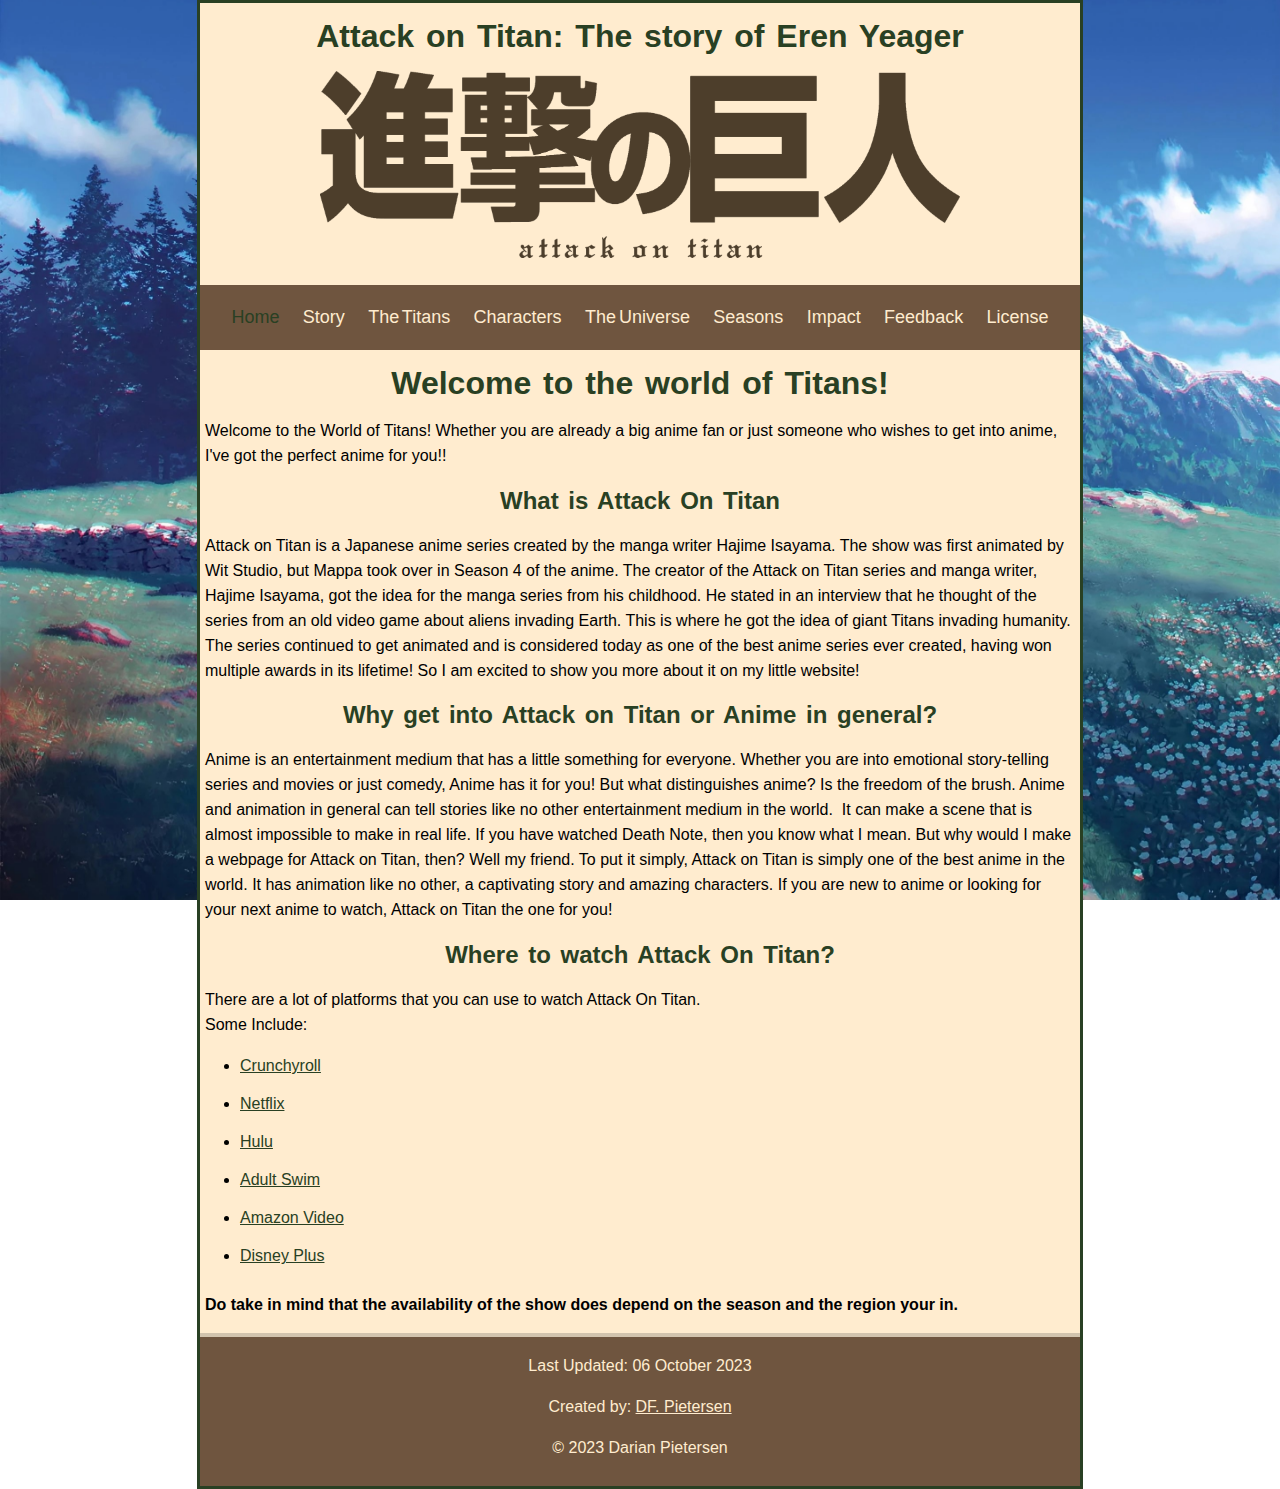
<file: index.html>
<!-- DF. Pietersen(2023822600)-->
<!-- CSIS1664 (2023) Website Project-->
<!-- Filename: index.html -->
<!DOCTYPE html>
<html lang="en">
	<head>
		<meta charset="utf-8">
		<title>Attack On Titan Fan Website</title>
		<link rel="stylesheet" href="styles/normalize.css">
		<link rel="stylesheet" href="styles/styles.css">
	</head>
	
	<body>
		<div id="container">
			<header>
				<h1>Attack on Titan: The story of Eren Yeager</h1>
				<img src="images/Logo/Aot.png" height="187" width="640" alt="Attack on Titan Logo">
			</header>
			
			<nav>
				<a href="index.html" class="current">Home</a>&nbsp;&nbsp;
				<a href="story.html">Story</a>&nbsp;&nbsp;
				<a href="titans.html">The Titans</a>&nbsp;&nbsp;
				<a href="characters.html">Characters</a>&nbsp;&nbsp;
				<a href="universe.html">The Universe</a>&nbsp;&nbsp;
				<a href="seasons.html">Seasons</a>&nbsp;&nbsp;
				<a href="impact.html">Impact</a>&nbsp;&nbsp;
				<a href="feedback.html">Feedback</a>&nbsp;&nbsp;
				<a href="license.html">License</a>
			</nav>
			
			<main>
				<h1>Welcome to the world of Titans!</h1>
				<p>
					Welcome to the World of Titans! Whether you are already a big anime fan or just someone who wishes to get into anime, I've got the perfect anime for you!!
				</p>
				<h2>What is Attack On Titan</h2>
				<p>
					Attack on Titan is a Japanese anime series created by the manga writer Hajime Isayama. 
					The show was first animated by Wit Studio, but Mappa took over in Season 4 of the anime.
					The creator of the Attack on Titan series and manga writer, Hajime Isayama, got the idea for the manga series from his childhood.
					He stated in an interview that he thought of the series from an old video game about aliens invading Earth. 
					This is where he got the idea of giant Titans invading humanity. 
					The series continued to get animated and is considered today as one of the best anime series ever created, having won multiple awards in its lifetime! 
					So I am excited to show you more about it on my little website!
				</p>
				<h2>Why get into Attack on Titan or Anime in general?</h2>
				<p>
					Anime is an entertainment medium that has a little something for everyone. 
					Whether you are into emotional story-telling series and movies or just comedy, Anime has it for you! But what distinguishes anime? 
					Is the freedom of the brush. 
					Anime and animation in general can tell stories like no other entertainment medium in the world. 
					It can make a scene that is almost impossible to make in real life. 
					If you have watched Death Note, then you know what I mean. But why would I make a webpage for Attack on Titan, then?
					Well my friend. To put it simply, Attack on Titan is simply one of the best anime in the world. 
					It has animation like no other, a captivating story and amazing characters.
					If you are new to anime or looking for your next anime to watch, Attack on Titan the one for you!
				</p>
				<h2>Where to watch Attack On Titan?</h2>
				<p>There are a lot of platforms that you can use to watch Attack On Titan. <br> Some Include:</p>
				<ul id="ListOfLinks">
					<li><a href="https://www.crunchyroll.com" target="_blank">Crunchyroll</a></li>
					<li><a href="https://www.netflix.com/za" target="_blank">Netflix</a></li>
					<li><a href="https://www.hulu.com" target="_blank">Hulu</a</li>
					<li><a href="https://www.adultswim.com" target="_blank">Adult Swim</a></li>
					<li><a href="https://www.primevideo.com/" target="_blank">Amazon Video</a></li>
					<li><a href="https://www.apps.disneyplus.com" target="_blank">Disney Plus</a></li>
				</ul>
				<p>
					<strong>Do take in mind that the availability of the show does depend on the season and the region your in.</strong>
				</p>
			</main>
			
			<footer>
				<hr>
				<p>Last Updated: 06 October 2023</p>
				<p>Created by: <a href="../myindex.html">DF. Pietersen</a>
				<p>&copy; 2023 Darian Pietersen</p> 
			</footer>
		</div>
	</body>
</html>
</file>
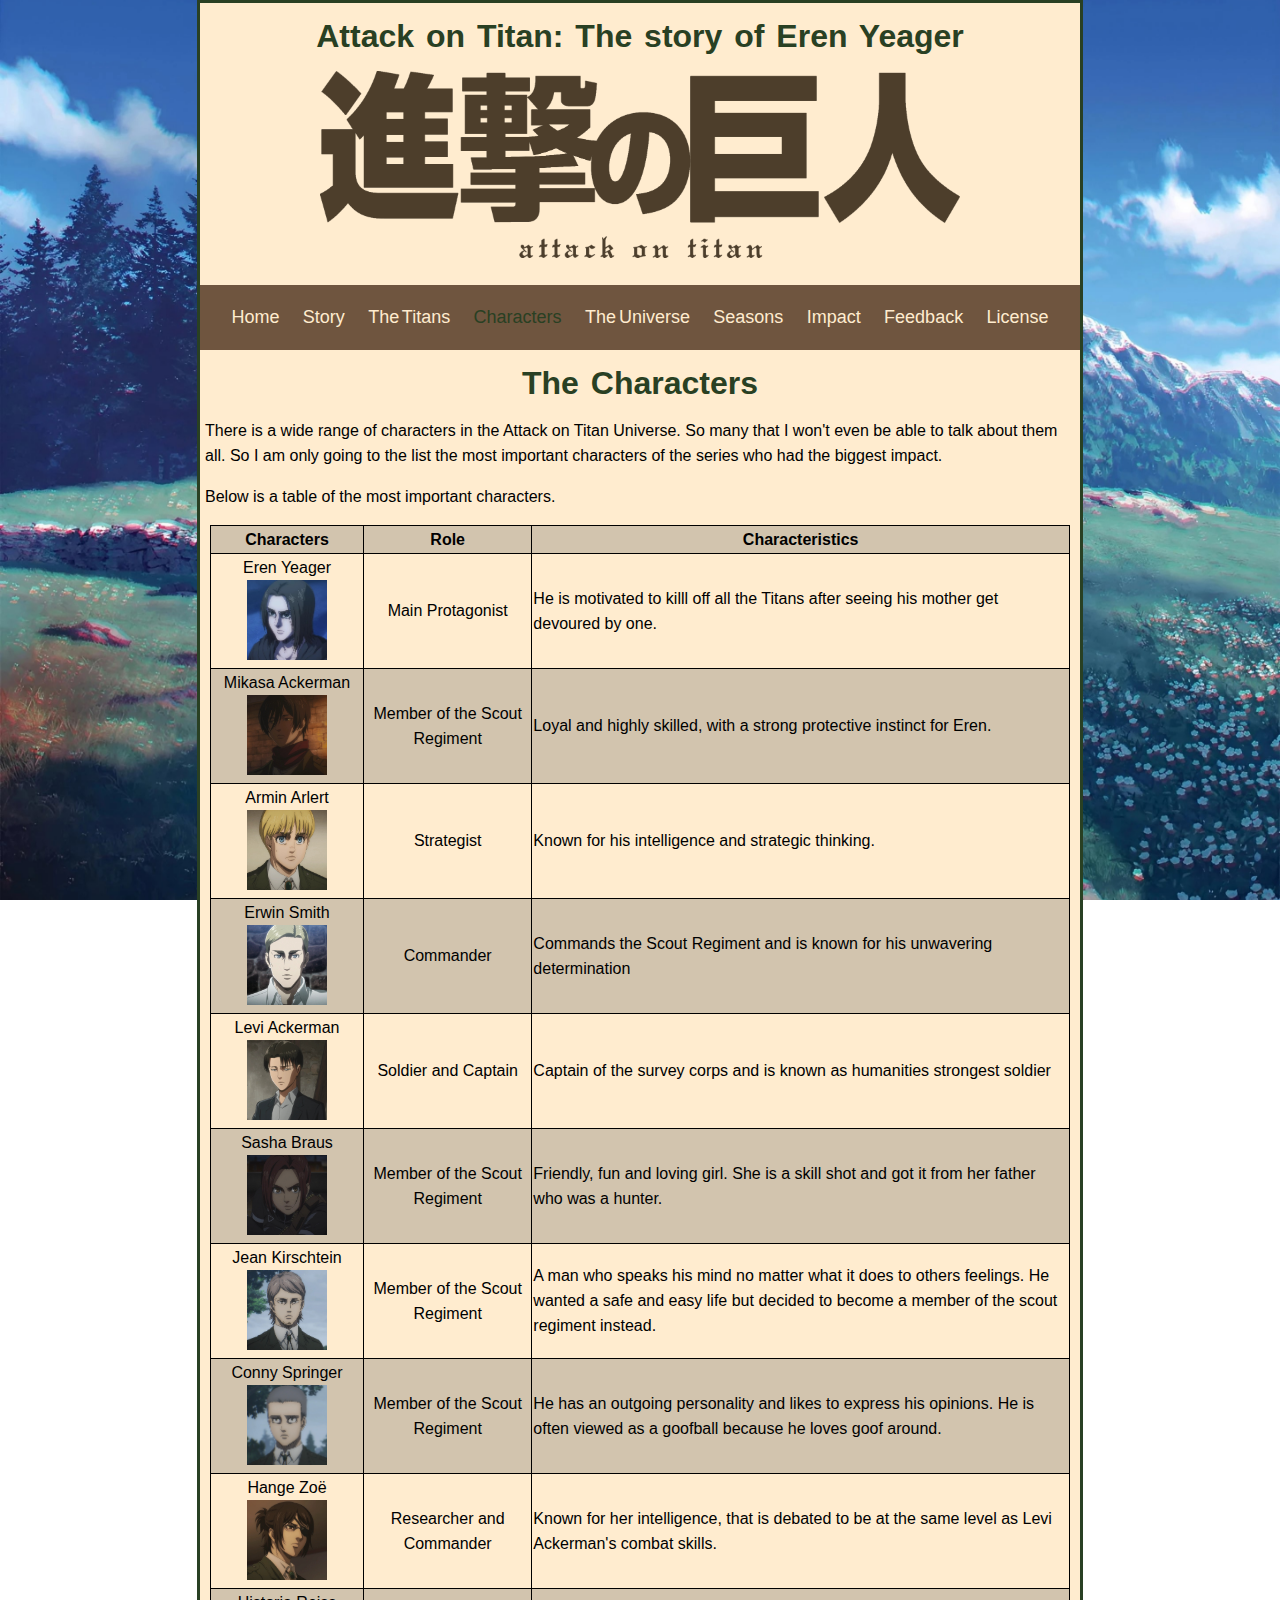
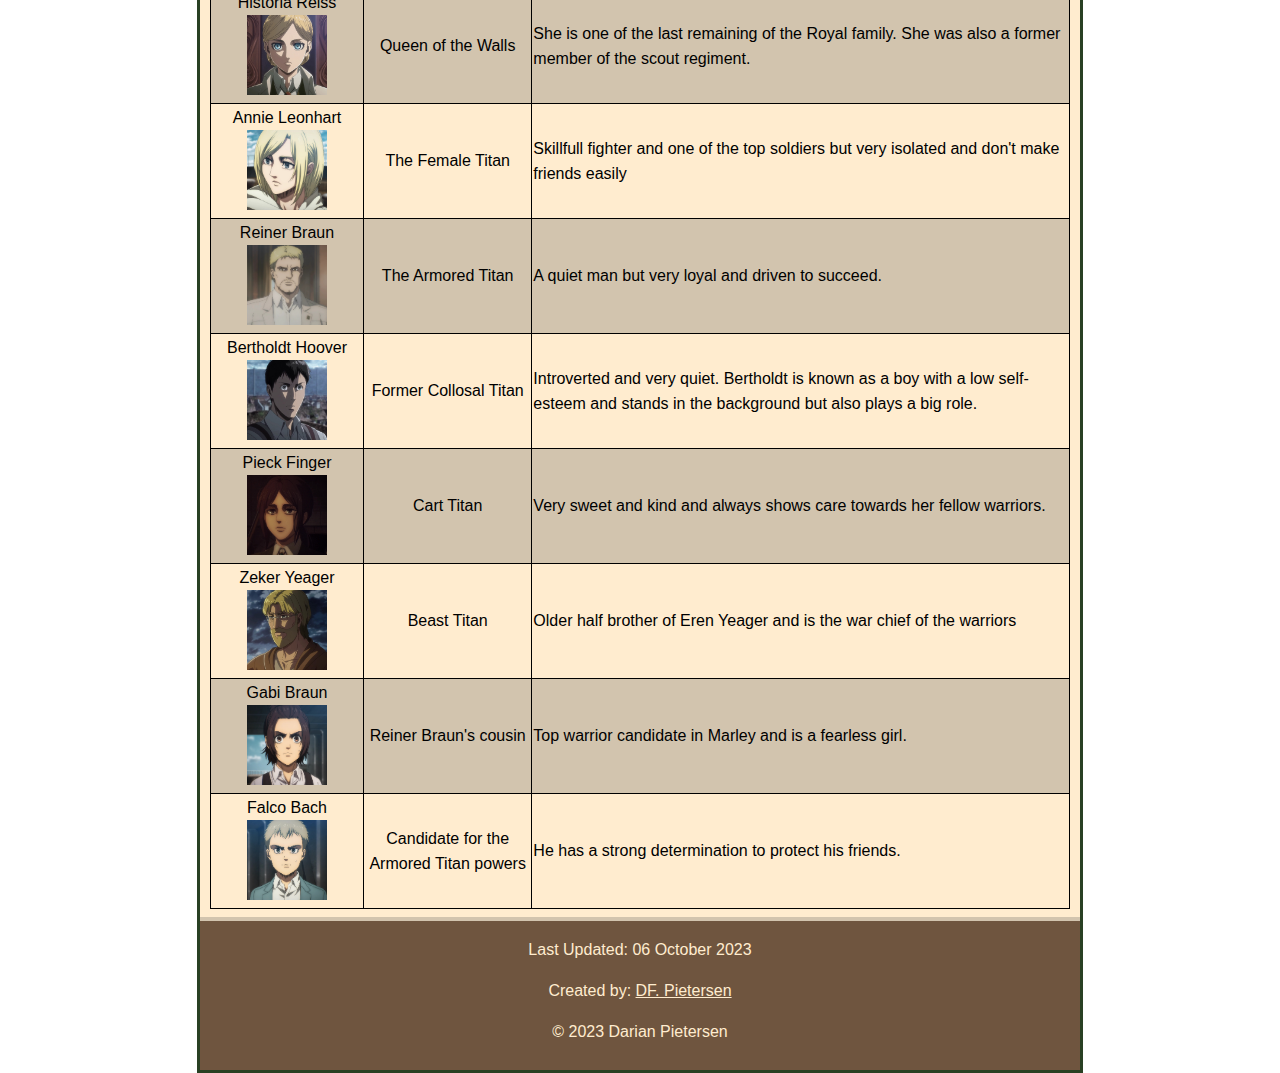
<file: characters.html>
<!-- DF. Pietersen(2023822600)-->
<!-- CSIS1664 (2023) Website Project-->
<!-- Filename: characters.html -->
<!DOCTYPE html>
<html lang="en">
	<head>
		<meta charset="utf-8">
		<title>Attack On Titan: Characters</title>
		<link rel="stylesheet" href="styles/normalize.css">
		<link rel="stylesheet" href="styles/styles.css">
	</head>
	
	<body>
		<div id="container">
			<header>
				<h1>Attack on Titan: The story of Eren Yeager</h1>
				<img src="images/Logo/Aot.png" height="187" width="640" alt="Attack on Titan Logo">
			</header>
				
			<nav>
				<a href="index.html">Home</a>&nbsp;&nbsp;
				<a href="story.html">Story</a>&nbsp;&nbsp;
				<a href="titans.html">The Titans</a>&nbsp;&nbsp;
				<a href="characters.html" class="current">Characters</a>&nbsp;&nbsp;
				<a href="universe.html">The Universe</a>&nbsp;&nbsp;
				<a href="seasons.html">Seasons</a>&nbsp;&nbsp;
				<a href="impact.html">Impact</a>&nbsp;&nbsp;
				<a href="feedback.html">Feedback</a>&nbsp;&nbsp;
				<a href="license.html">License</a>
			</nav>
			
			<main>
				<!-- Brief introduction of how the table is formatted and what is in the table -->
				<h1>The Characters</h1>
				<p>
					There is a wide range of characters in the Attack on Titan Universe. So many that I won't even be able to talk about them all. So I am only 
					going to the list the most important characters of the series who had the biggest impact.
				</p>
				<p>
					Below is a table of the most important characters.
				</p>
				
				<!-- Table for the characters -->
				<table id="CharactersTable">	
					<tr>
						<th>Characters</th>
						<th>Role</th>
						<th>Characteristics</th>
					</tr>
					
					<tr>
						<td>Eren Yeager <br><img src="images/Characters/Eren_Yeager.jpeg" alt="Photo Of Eren Yeager" width="80px" height="80px;"></td>
						<td>Main Protagonist</td>
						<td>He is motivated to killl off all the Titans after seeing his mother get devoured by one.</td>
					</tr>
					
					<tr>
						<td>Mikasa Ackerman <br><img src="images/Characters/Mikasa_Ackerman.jpeg" alt="Photo Of Mikasa Ackerman" width="80px" height="80px;"></td>
						<td>Member of the Scout Regiment</td>
						<td>Loyal and highly skilled, with a strong protective instinct for Eren.</td>
					</tr>
					
					<tr>
						<td>Armin Arlert<br><img src="images/Characters/Armin_Alert.jpeg" alt="Photo Of Armin Arlert" width="80px" height="80px;"></td>
						<td>Strategist</td>
						<td>Known for his intelligence and strategic thinking.</td>
					</tr>
					
					<tr>
						<td>Erwin Smith<br><img src="images/Characters/Erwin_Smith.jpeg" alt="Photo Of Erwin Smith" width="80px" height="80px;"></td>
						<td>Commander</td>
						<td>Commands the Scout Regiment and is known for his unwavering determination</td>
					</tr>
					
					<tr>
						<td>Levi Ackerman<br><img src="images/Characters/Levi_Ackerman.jpeg" alt="Photo Of Levi Ackerman" width="80px" height="80px;"></td>
						<td>Soldier and Captain</td>
						<td>Captain of the survey corps and is known as humanities strongest soldier</td>
					</tr>
					<tr>
						<td>Sasha Braus<br><img src="images/Characters/Sasha_Brauss.jpeg" alt="Photo Of Sasha Braus" width="80px" height="80px;"></td>
						<td>Member of the Scout Regiment</td>
						<td>Friendly, fun and loving girl. She is a skill shot and got it from her father who was a hunter.</td>
					</tr>
					
					<tr>
						<td>Jean Kirschtein<br><img src="images/Characters/Jean_Kirschtein.jpeg" alt="Photo Of Sasha Braus" width="80px" height="80px;"></td>
						<td>Member of the Scout Regiment</td>
						<td>
							A man who speaks his mind no matter what it does to others feelings. He wanted a safe and easy life but decided to become a member
							of the scout regiment instead.
						</td>
					</tr>
					
					<tr>
						<td>Conny Springer<br><img src="images/Characters/Conny_Springer.jpeg" alt="Photo Of Sasha Braus" width="80px" height="80px;"></td>
						<td>Member of the Scout Regiment</td>
						<td>
							He has an outgoing personality and likes to express his opinions. 
							He is often viewed as a goofball because he loves goof around.
						</td>
					</tr>
					
					<tr>
						<td>Hange Zoë <br><img src="images/Characters/Hange_Zoe.jpeg" alt="Photo Of Hange Zoë" width="80px" height="80px;"></td>
						<td>Researcher and Commander</td>
						<td>Known for her intelligence, that is debated to be at the same level as Levi Ackerman's combat skills.</td>
					</tr>
					
					<tr>
						<td>Historia Reiss <br><img src="images/Characters/Historia_Reiss.jpeg" alt="Photo Of Historia Reiss" width="80px" height="80px;"></td>
						<td>Queen of the Walls</td>
						<td>She is one of the last remaining of the Royal family. She was also a former member of the scout regiment.</td>
					</tr>
					
					<tr>
						<td>Annie Leonhart <br><img src="images/Characters/Annie_Leonhart.jpeg" alt="Photo Of Annie Leonhart" width="80px" height="80px;"></td>
						<td>The Female Titan</td>
						<td>Skillfull fighter and one of the top soldiers but very isolated and don't make friends easily</td>
					</tr>
					
					<tr>
						<td>Reiner Braun <br><img src="images/Characters/Reiner_Braun.jpeg" alt="Photo of Reiner Braun" width="80px" height="80px;"></td>
						<td>The Armored Titan</td>
						<td>A quiet man but very loyal and driven to succeed.</td>
					</tr>
					
					<tr>
						<td>Bertholdt Hoover<br><img src="images/Characters/Bertholdt_Hoover.jpeg" alt="Photo of Bertholdt Hoover" width="80px" height="80px;"></td>
						<td>Former Collosal Titan</td>
						<td>Introverted and very quiet. Bertholdt is known as a boy with a low self-esteem and stands in the background but also plays a big role.</td>
					</tr>
					
					<tr>
						<td>Pieck Finger<br><img src="images/Characters/Pieck.jpeg" alt="Photo of Pieck Finger" width="80px" height="80px;"></td>
						<td>Cart Titan</td>
						<td>Very sweet and kind and always shows care towards her fellow warriors.</td>
					</tr>
					
					<tr>
						<td>Zeker Yeager<br><img src="images/Characters/Zeke_Yeager.jpeg" alt="Photo of Bertholdt Hoover" width="80px" height="80px;"></td>
						<td>Beast Titan</td>
						<td>Older half brother of Eren Yeager and is the war chief of the warriors</td>
					</tr>
					
					<tr>
						<td>Gabi Braun<br><img src="images/Characters/Gabi.jpeg" alt="Photo of Gabi Braun" width="80px" height="80px;"></td>
						<td>Reiner Braun's cousin</td>
						<td>Top warrior candidate in Marley and is a fearless girl.</td>
					</tr>
					
					<tr>
						<td>Falco Bach<br><img src="images/Characters/Falco.jpeg" alt="Photo of Falco Bach" width="80px" height="80px;"></td>
						<td>Candidate for the Armored Titan powers</td>
						<td>He has a strong determination to protect his friends.</td>
					</tr>
				</table>
			</main>
			
			<footer>
				<hr>
				<p>Last Updated: 06 October 2023</p>
				<p>Created by: <a href="../myindex.html">DF. Pietersen</a>
				<p>&copy; 2023 Darian Pietersen</p> 
			</footer>
		</div>
	</body>
</html>
</file>
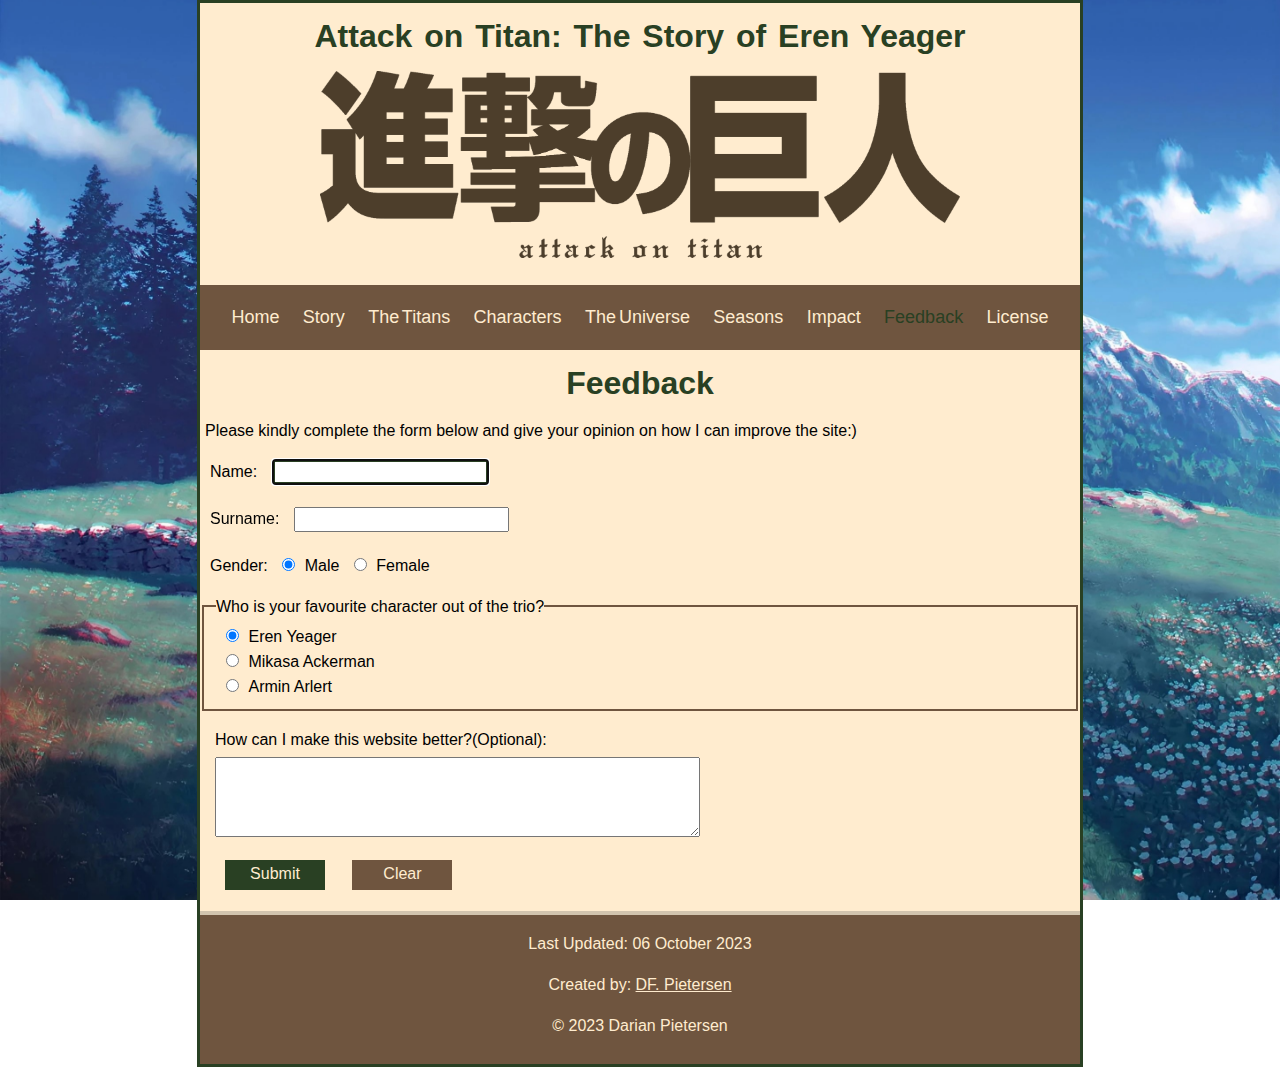
<file: feedback.html>
<!-- DF. Pietersen(2023822600)-->
<!-- CSIS1664 (2023) Website Project-->
<!-- Filename: reviews.html -->
<!DOCTYPE html>
<html lang="en">
	<head>
		<meta charset="utf-8">
		<title>Attack: Feedback</title>
		<link rel="stylesheet" href="styles/normalize.css">
		<link rel="stylesheet" href="styles/styles.css">
	</head>
	
	<body>
		<div id="container">
			<header>
				<h1>Attack on Titan: The Story of Eren Yeager</h1>
				<img src="images/Logo/Aot.png" height="187" width="640" alt="Attack on Titan Logo">
			</header>
				
			<nav>
				<a href="index.html">Home</a>&nbsp;&nbsp;
				<a href="story.html">Story</a>&nbsp;&nbsp;
				<a href="titans.html">The Titans</a>&nbsp;&nbsp;
				<a href="characters.html">Characters</a>&nbsp;&nbsp;
				<a href="universe.html">The Universe</a>&nbsp;&nbsp;
				<a href="seasons.html">Seasons</a>&nbsp;&nbsp;
				<a href="impact.html">Impact</a>&nbsp;&nbsp;
				<a href="feedback.html" class="current">Feedback</a>&nbsp;&nbsp;
				<a href="license.html">License</a>
			</nav>
			
			<main>
				<h1>Feedback</h1>
				<p>
					Please kindly complete the form below and give your opinion on how I can improve the site:)
				</p>
				<form action="respond.html">
					<p>
						<label for="name" id="NameLabel">Name: </label>
						<input type="text" id="name" name="Name" autofocus required>
					</p>
					<!--Remember to add names-->
					<p>
						<label for="surname" id="SurnameLabel">Surname: </label>
						<input type="text" id="surname" name="Surname" required>
					</p>
					
					<p>
						<label>Gender: </label>
						<input type="radio" name="gender" id="male" checked>
						<label for="male">Male</label> 
						<input type="radio" name="gender" id="female">
						<label for="female">Female</label> 
					</p>

					<p>
						<fieldset>
							<legend>Who is your favourite character out of the trio?</legend>
							<input type="radio" name="character" id="eren" checked>
							<label for="eren">Eren Yeager</label> <br>
							<input type="radio" name="character" id="mikasa">
							<label for="mikasa">Mikasa Ackerman</label> <br>
							<input type="radio" name="character" id="armin">
							<label for="armin">Armin Arlert</label>
						</fieldset>
					</p>
								
					<p>
						<label for="comments" id="commentsLabel">How can I make this website better?(Optional): </label><br>
						<textarea id="comments" rows="4" cols="50" name="Comments">
						</textarea>
					</p>
					
					<p>
						<input type="submit" id="submitForm" value="Submit" name="Submit">
						<input type="reset" id="resetForm" value="Clear" name="Resert">
					</p>
					
				</form>
			</main>
			
			<footer>
				<hr>
				<p>Last Updated: 06 October 2023</p>
				<p>Created by: <a href="../myindex.html">DF. Pietersen</a>
				<p>&copy; 2023 Darian Pietersen</p> 
			</footer>
		</div>
	</body>
</html>
</file>
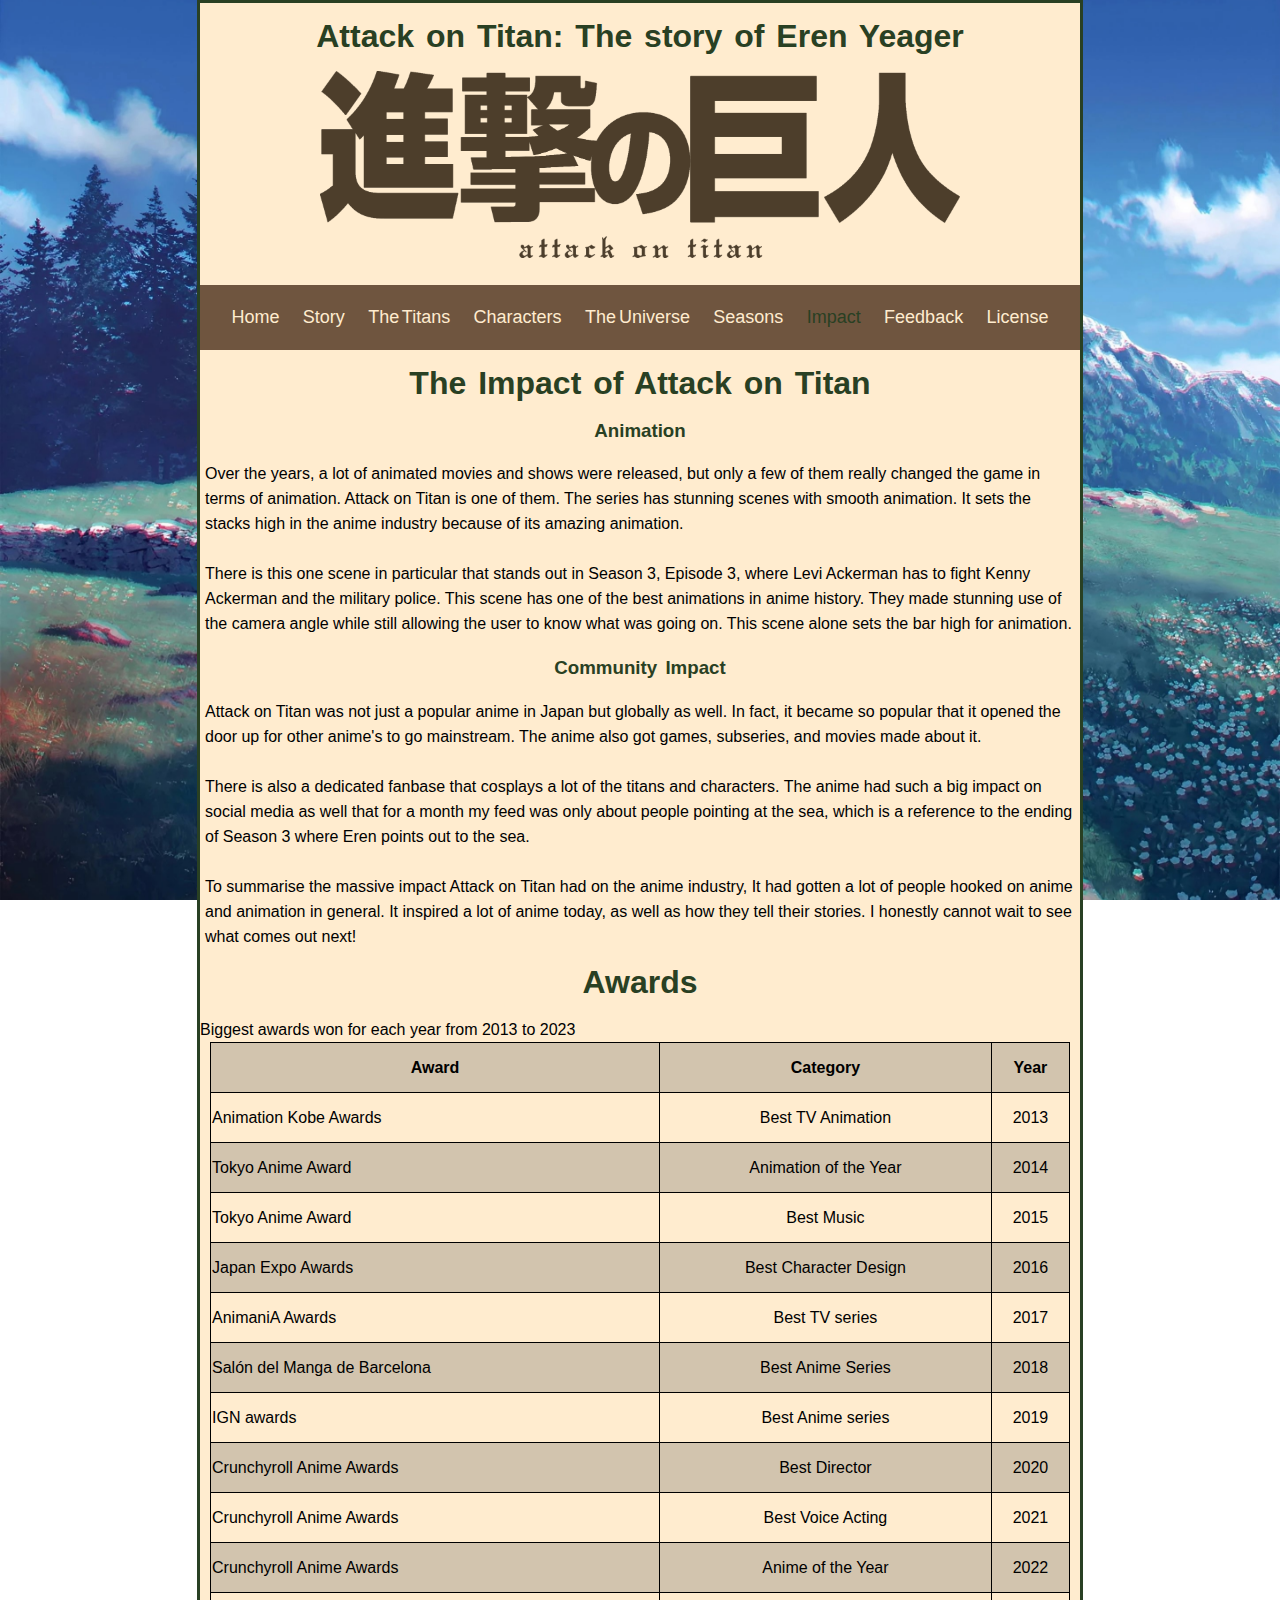
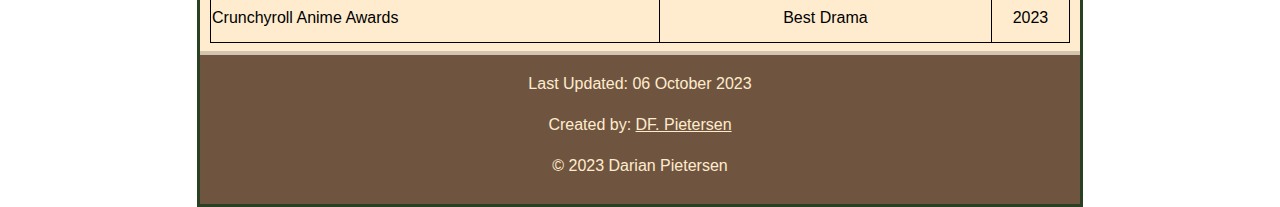
<file: impact.html>
<!-- DF. Pietersen(2023822600)-->
<!-- CSIS1664 (2023) Website Project-->
<!-- Filename: impact.html -->
<!DOCTYPE html>
<html lang="en">
	<head>
		<meta charset="utf-8">
		<title>Attack On Titan: Impact</title>
		<link rel="stylesheet" href="styles/normalize.css">
		<link rel="stylesheet" href="styles/styles.css">
	</head>
	
	<body>
		<div id="container">
			<header>
				<h1>Attack on Titan: The story of Eren Yeager</h1>
				<img src="images/Logo/Aot.png" height="187" width="640" alt="Attack on Titan Logo">
			</header>
				
			<nav>
				<a href="index.html">Home</a>&nbsp;&nbsp;
				<a href="story.html">Story</a>&nbsp;&nbsp;
				<a href="titans.html">The Titans</a>&nbsp;&nbsp;
				<a href="characters.html">Characters</a>&nbsp;&nbsp;
				<a href="universe.html">The Universe</a>&nbsp;&nbsp;
				<a href="seasons.html">Seasons</a>&nbsp;&nbsp;
				<a href="impact.html" class="current">Impact</a>&nbsp;&nbsp;
				<a href="feedback.html">Feedback</a>&nbsp;&nbsp;
				<a href="license.html">License</a>
			</nav>
			
			<main>
				<!-- Just a brief description of the impact that attack on titan had -->
				<h1>The Impact of Attack on Titan</h1>
				<h3>Animation</h3>
				<p>
					Over the years, a lot of animated movies and shows were released, but only a few of them really changed the game in terms of animation. 
					Attack on Titan is one of them. The series has stunning scenes with smooth animation. 
					It sets the stacks high in the anime industry because of its amazing animation.
					<br><br>
					There is this one scene in particular that stands out in Season 3, Episode 3,
					where Levi Ackerman has to fight Kenny Ackerman and the military police. 
					This scene has one of the best animations in anime history.
					They made stunning use of the camera angle while still allowing the user to know what was going on. 
					This scene alone sets the bar high for animation.
				</p>
				<h3>Community Impact</h3>
				<p>
					Attack on Titan was not just a popular anime in Japan but globally as well. 
					In fact, it became so popular that it opened the door up for other anime's to go mainstream. 
					The anime also got games, subseries, and movies made about it.
					<br><br>
					There is also a dedicated fanbase that cosplays a lot of the titans and characters. 
					The anime had such a big impact on social media as well that for a month my feed was only about people pointing at the sea, 
					which is a reference to the ending of Season 3 where Eren points out to the sea.
					<br><br>
					To summarise the massive impact Attack on Titan had on the anime industry, 
					It had gotten a lot of people hooked on anime and animation in general. 
					It inspired a lot of anime today, as well as how they tell their stories.
					I honestly cannot wait to see what comes out next!
				</p>
				<h1>Awards</h1>
				<caption>Biggest awards won for each year from 2013 to 2023</caption>
				<!-- Table of the awards won by the show -->
				<table class="AwardsTable">	
					<tr>
						<th>Award</th>
						<th>Category</th>
						<th>Year</th>
					</tr>
					<tr>
						<td>Animation Kobe Awards</td>
						<td>Best TV Animation</td>
						<td>2013</td>
					</tr>
					<tr>
						<td>Tokyo Anime Award</td>
						<td>Animation of the Year</td>
						<td>2014</td>
					</tr>
					<tr>
						<td>Tokyo Anime Award</td>
						<td>Best Music</td>
						<td>2015</td>
					</tr>
					<tr>
						<td>Japan Expo Awards</td>
						<td>Best Character Design</td>
						<td>2016</td>
					</tr>
					<tr>
						<td>AnimaniA Awards</td>
						<td>Best TV series</td>
						<td>2017</td>
					</tr>
					<tr>
						<td>Salón del Manga de Barcelona</td>
						<td>Best Anime Series</td>
						<td>2018</td>
					</tr>
					<tr>
						<td>IGN awards</td>
						<td>Best Anime series</td>
						<td>2019</td>
					</tr>
					<tr>
						<td>Crunchyroll Anime Awards</td>
						<td>Best Director</td>
						<td>2020</td>
					</tr>
					<tr>
						<td>Crunchyroll Anime Awards</td>
						<td>Best Voice Acting</td>
						<td>2021</td>
					</tr>
					<tr>
						<td>Crunchyroll Anime Awards</td>
						<td>Anime of the Year</td>
						<td>2022</td>
					</tr>
					<tr>
						<td>Crunchyroll Anime Awards</td>
						<td>Best Drama</td>
						<td>2023</td>
					</tr>
				</table>
			</main>
			
			<footer>
				<hr>
				<p>Last Updated: 06 October 2023</p>
				<p>Created by: <a href="../myindex.html">DF. Pietersen</a>
				<p>&copy; 2023 Darian Pietersen</p> 
			</footer>
		</div>
	</body>
</html>
</file>
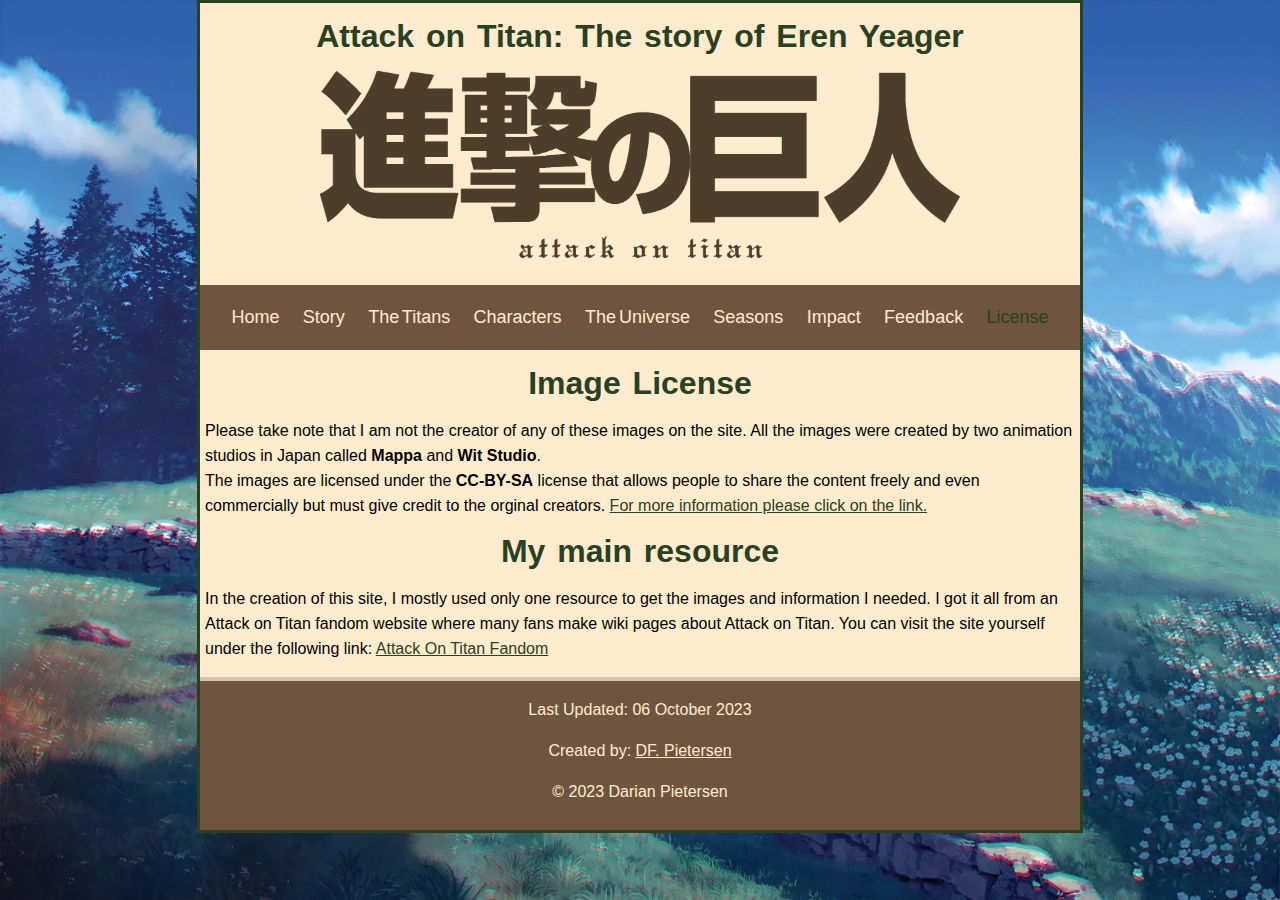
<file: license.html>
<!-- DF. Pietersen(2023822600)-->
<!-- CSIS1664 (2023) Website Project-->
<!-- Filename: policy.html -->
<!DOCTYPE html>
<html lang="en">
	<head>
		<meta charset="utf-8">
		<title>Attack On Titan: License</title>
		<link rel="stylesheet" href="styles/normalize.css">
		<link rel="stylesheet" href="styles/styles.css">
	</head>
	
	<body>
		<div id="container">
			<header>
				<h1>Attack on Titan: The story of Eren Yeager</h1>
				<img src="images/Logo/Aot.png" height="187" width="640" alt="Attack on Titan Logo">
			</header>
				
			<nav>
				<a href="index.html">Home</a>&nbsp;&nbsp;
				<a href="story.html">Story</a>&nbsp;&nbsp;
				<a href="titans.html">The Titans</a>&nbsp;&nbsp;
				<a href="characters.html">Characters</a>&nbsp;&nbsp;
				<a href="universe.html">The Universe</a>&nbsp;&nbsp;
				<a href="seasons.html">Seasons</a>&nbsp;&nbsp;
				<a href="impact.html">Impact</a>&nbsp;&nbsp;
				<a href="feedback.html">Feedback</a>&nbsp;&nbsp;
				<a href="license.html" class="current">License</a>
			</nav>
			
			<main>
				<h1>Image License</h1> 
				<p class="ImportantLinks">
					Please take note that I am not the creator of any of these images on the site. 
					All the images were created by two animation studios in Japan called <strong>Mappa</strong> and <strong>Wit Studio</strong>.
					<br> 
					The images are licensed under the <strong>CC-BY-SA</strong> license that allows 
					people to share the content freely and even commercially but must give credit to the
					orginal creators. <a href="https://creativecommons.org/licenses/by-sa/3.0/" target="_blank">For more information please click on the link.</a>
				</p>
				<h1>My main resource</h1>
				<p class="ImportantLinks">
					In the creation of this site, I mostly used only one resource to get the images and information I needed.
					I got it all from an Attack on Titan fandom website where many fans make wiki pages about Attack on Titan.
					You can visit the site yourself under the following link: <a href="https://attackontitan.fandom.com/wiki/Attack_on_Titan_Wiki" target="_blank">Attack On Titan Fandom</a>
				</p>
			</main>
			
			<footer>
				<hr>
				<p>Last Updated: 06 October 2023</p>
				<p>Created by: <a href="../myindex.html">DF. Pietersen</a>
				<p>&copy; 2023 Darian Pietersen</p> 
			</footer>
		</div>
	</body>
</html>
</file>
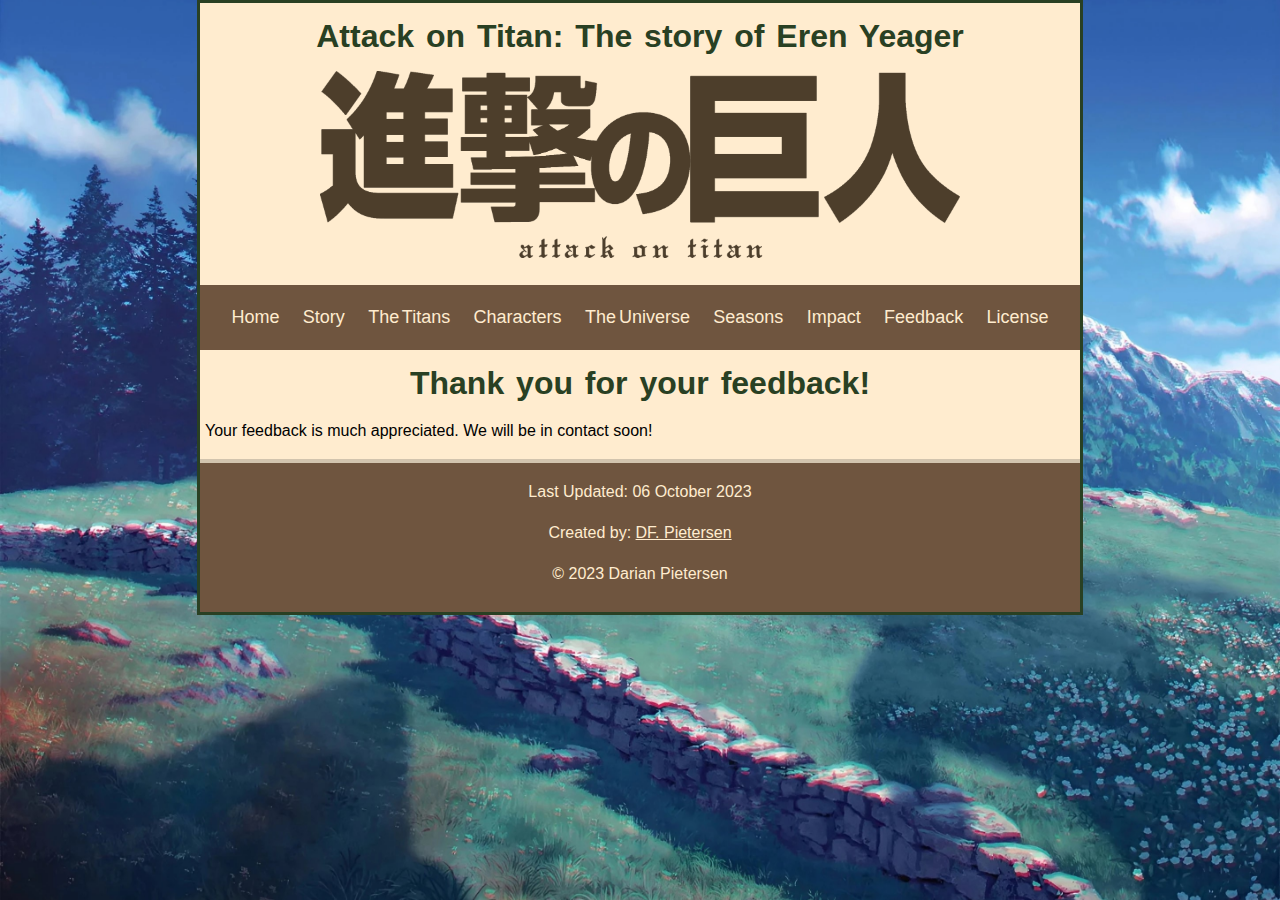
<file: respond.html>
<!-- DF. Pietersen(2023822600)-->
<!-- CSIS1664 (2023) Website Project-->
<!-- Filename: respond.html -->
<!DOCTYPE html>
<html lang="en">
	<head>
		<meta charset="utf-8">
		<title>Attack: Thank you</title>
		<link rel="stylesheet" href="styles/normalize.css">
		<link rel="stylesheet" href="styles/styles.css">
	</head>
	
	<body>
		<div id="container">
			<header>
				<h1>Attack on Titan: The story of Eren Yeager</h1>
				<img src="images/Logo/Aot.png" height="187" width="640" alt="Attack on Titan Logo">
			</header>
				
			<nav>
				<a href="index.html">Home</a>&nbsp;&nbsp;
				<a href="story.html">Story</a>&nbsp;&nbsp;
				<a href="titans.html">The Titans</a>&nbsp;&nbsp;
				<a href="characters.html">Characters</a>&nbsp;&nbsp;
				<a href="universe.html">The Universe</a>&nbsp;&nbsp;
				<a href="seasons.html">Seasons</a>&nbsp;&nbsp;
				<a href="impact.html">Impact</a>&nbsp;&nbsp;
				<a href="feedback.html">Feedback</a>&nbsp;&nbsp;
				<a href="license.html">License</a>
			</nav>
			
			<main>
				<h1>Thank you for your feedback!</h1>
				<p>
					Your feedback is much appreciated. We will be in contact soon!
				</p>
			</main>
			
			<footer>
				<hr>
				<p>Last Updated: 06 October 2023</p>
				<p>Created by: <a href="../myindex.html">DF. Pietersen</a>
				<p>&copy; 2023 Darian Pietersen</p> 
			</footer>
		</div>
	</body>
</html>
</file>
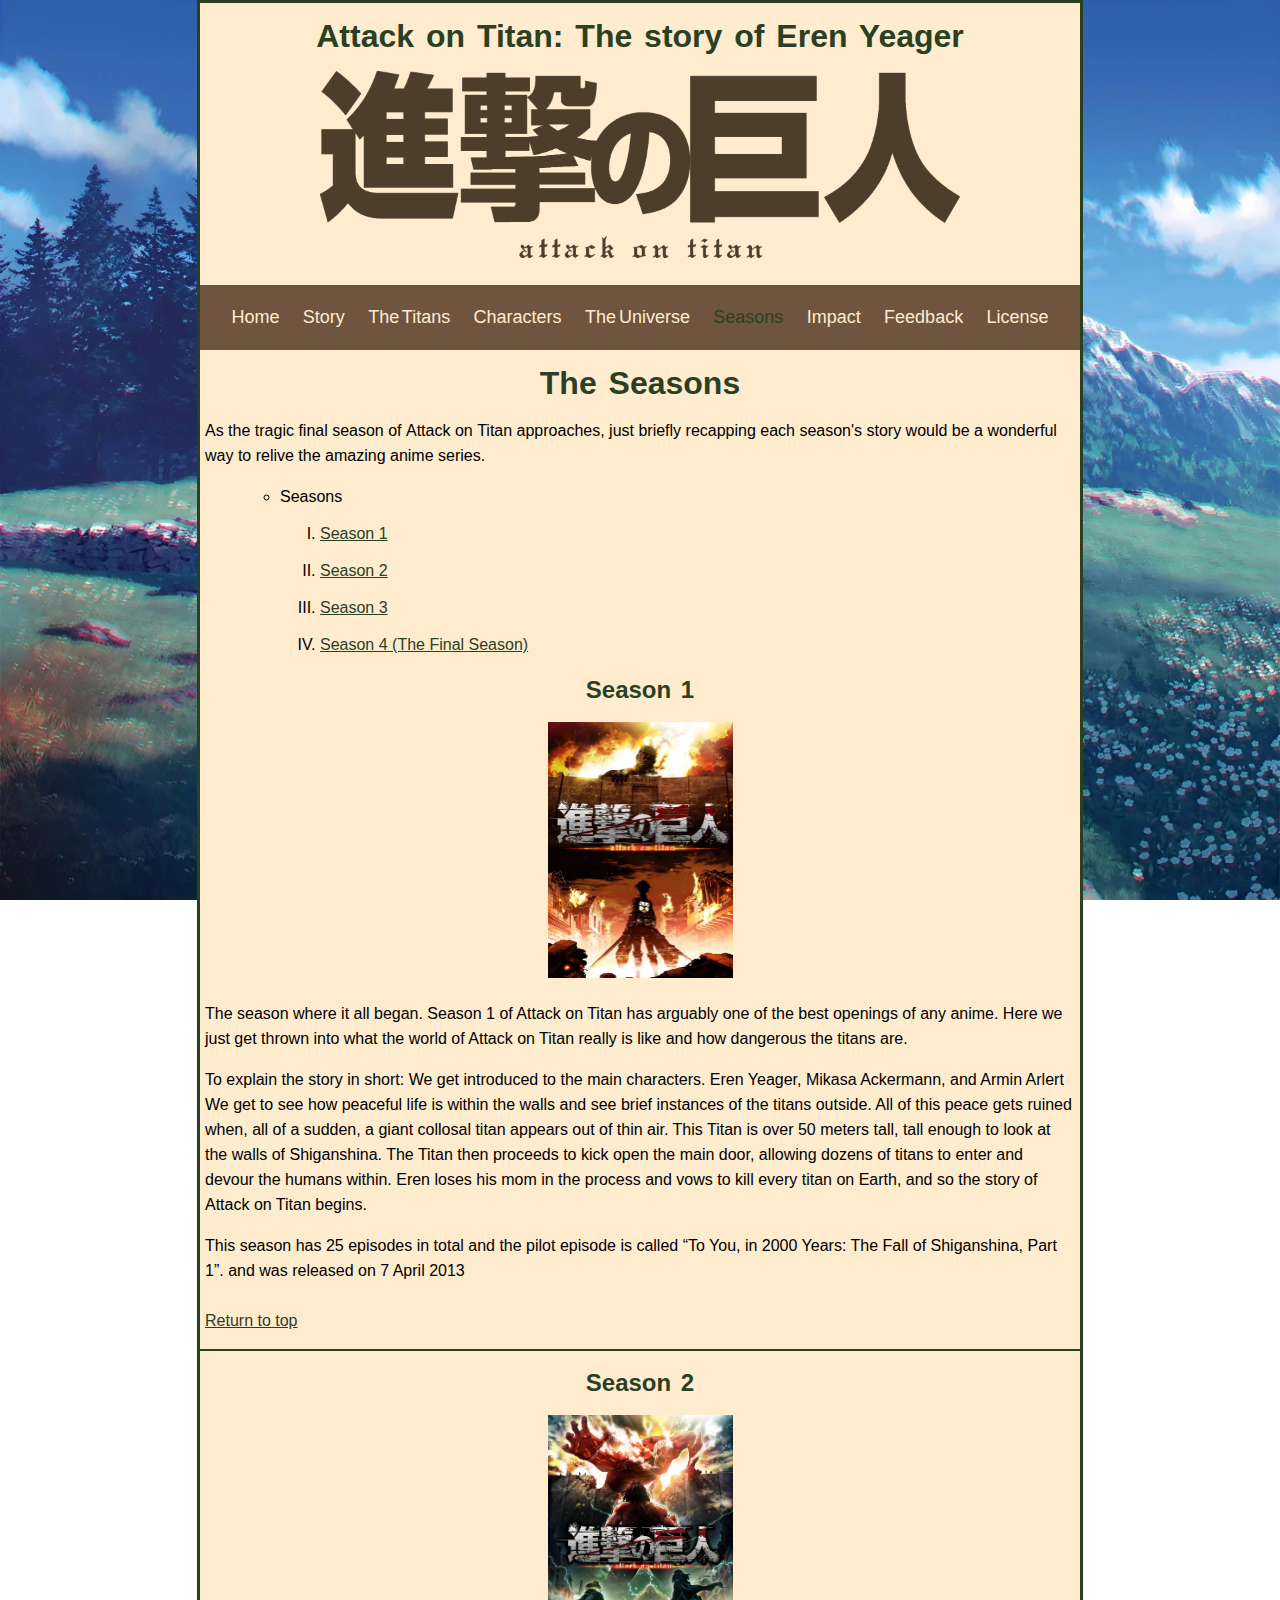
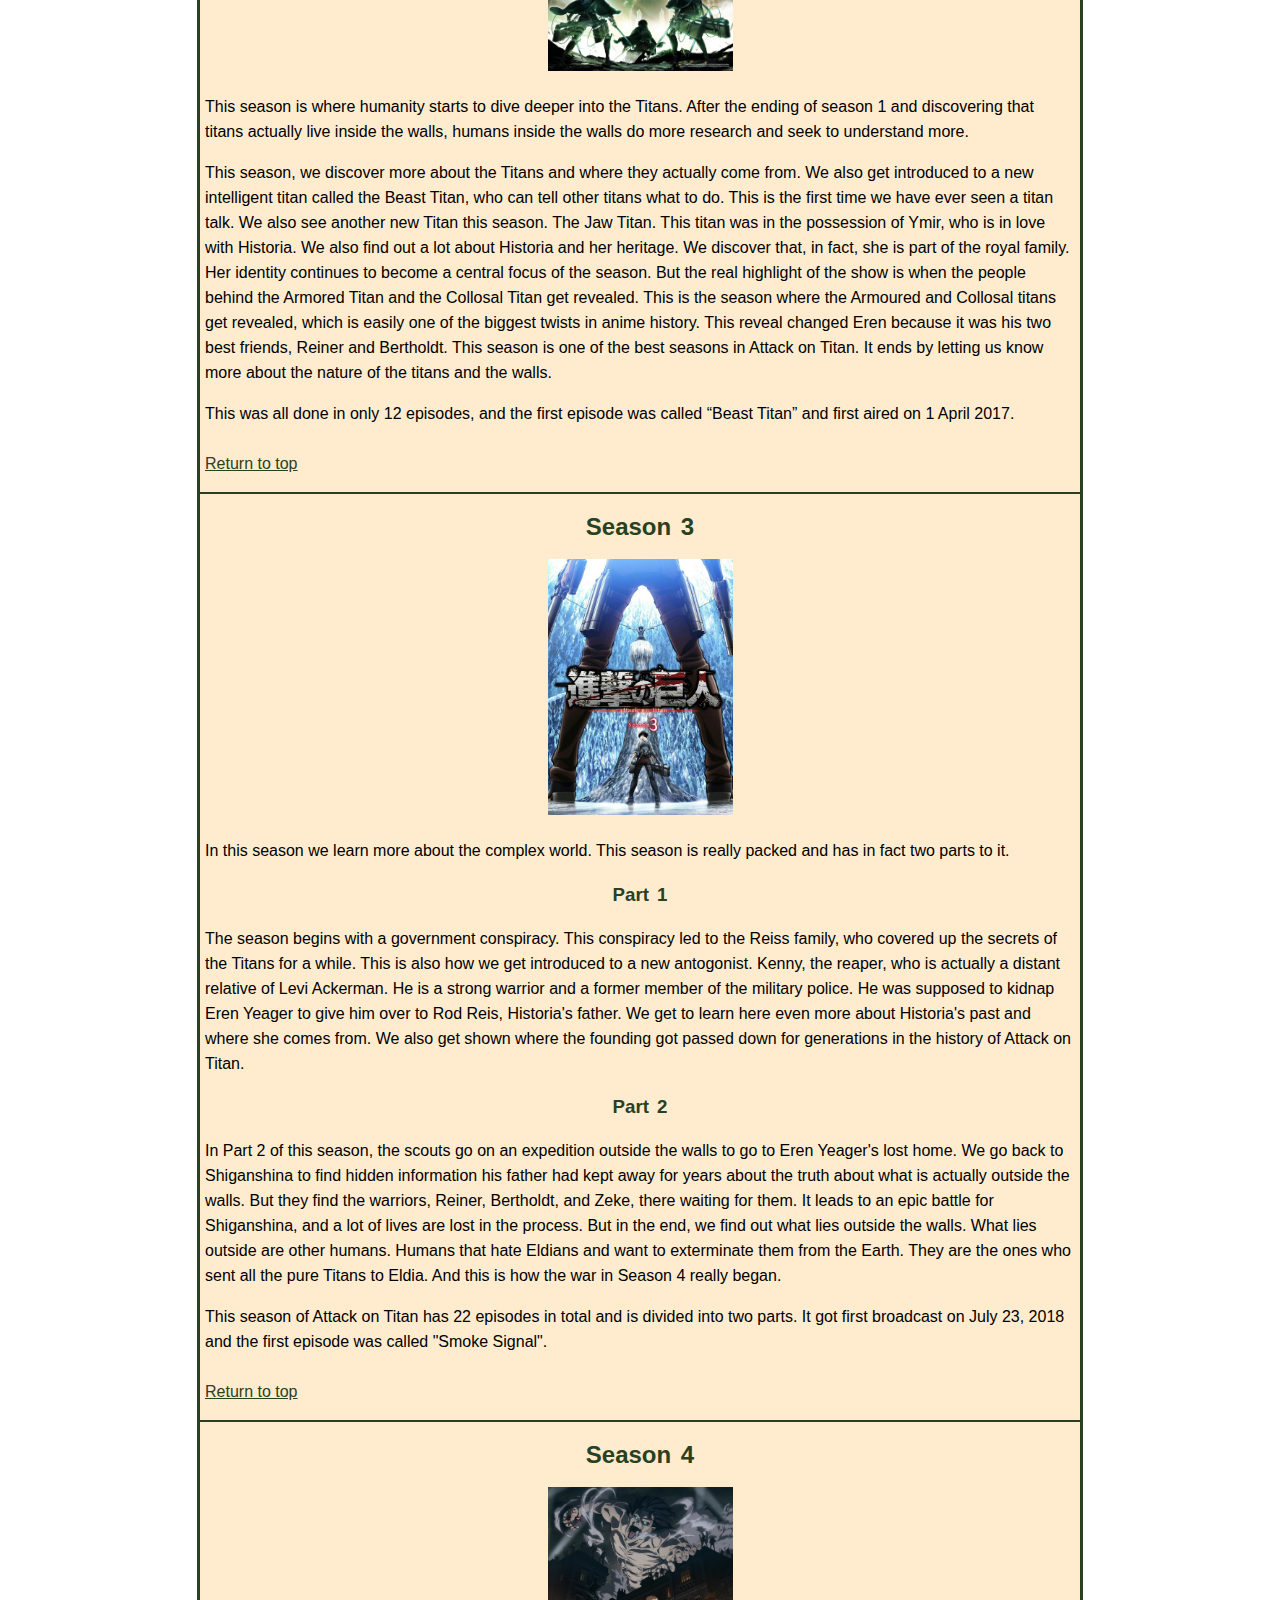
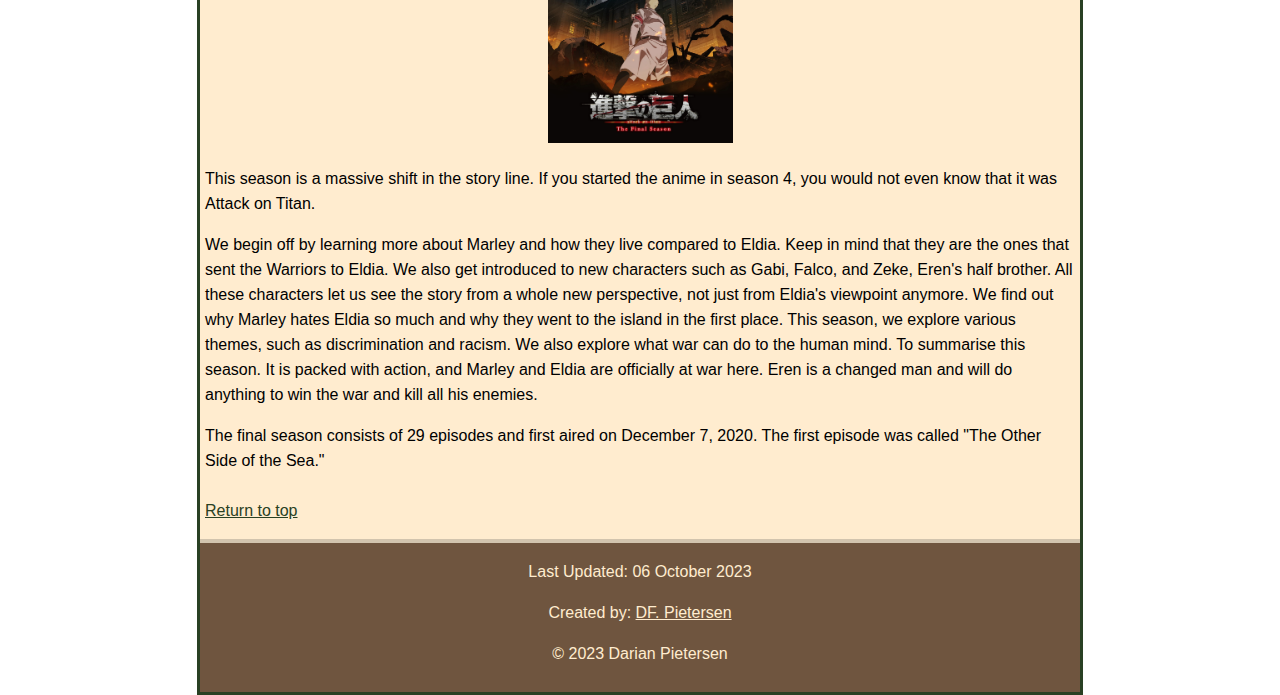
<file: seasons.html>
<!-- DF. Pietersen(2023822600)-->
<!-- CSIS1664 (2023) Website Project-->
<!-- Filename: seasons.html -->
<!DOCTYPE html>
<html lang="en">
	<head>
		<meta charset="utf-8">
		<title>Attack On Titan: The Seasons</title>
		<link rel="stylesheet" href="styles/normalize.css">
		<link rel="stylesheet" href="styles/styles.css">
	</head>
	
	<body>
		<div id="container">
			<header>
				<h1>Attack on Titan: The story of Eren Yeager</h1>
				<img src="images/Logo/Aot.png" height="187" width="640" alt="Attack on Titan Logo">
			</header>
				
			<nav>
				<a href="index.html">Home</a>&nbsp;&nbsp;
				<a href="story.html">Story</a>&nbsp;&nbsp;
				<a href="titans.html">The Titans</a>&nbsp;&nbsp;
				<a href="characters.html">Characters</a>&nbsp;&nbsp;
				<a href="universe.html">The Universe</a>&nbsp;&nbsp;
				<a href="seasons.html" class="current">Seasons</a>&nbsp;&nbsp;
				<a href="impact.html">Impact</a>&nbsp;&nbsp;
				<a href="feedback.html">Feedback</a>&nbsp;&nbsp;
				<a href="license.html">License</a>
			</nav>
			
			<main>
				<h1 id="Top">The Seasons</h1>
				<p>
					As the tragic final season of Attack on Titan approaches,
					just briefly recapping each season's story would be a wonderful way to relive the amazing anime series.
				<ol>
					<ul>
						<li>Seasons</li>
						<ol>
							<li><a href="#SeasonOne">Season 1</a></li>
							<li><a href="#SeasonTwo">Season 2</a></li>
							<li><a href="#SeasonThree">Season 3</a></li>
							<li><a href="#SeasonFour">Season 4 (The Final Season)</a></li>
						</ol>
					</ul>
				</ol>
				
				<!--Html code for season one of the page-->
				<div class="TitanInfo">
					<h2 id="SeasonOne">Season 1</h1>
					<p class="TitansCenter">
						<img src="images/Seasons/Season_1.jpeg" width="185px" height="256px" alt="Season 1 Poster">
					</p>
					<p>	
						The season where it all began.
						Season 1 of Attack on Titan has arguably one of the best openings of any anime. 
						Here we just get thrown into what the world of Attack on Titan really is like and how dangerous the titans are.
					</p>
					<p>
						To explain the story in short: We get introduced to the main characters. Eren Yeager, Mikasa Ackermann, and Armin Arlert We get to see how peaceful life is within the walls and see brief instances of the titans outside. 
						All of this peace gets ruined when, all of a sudden, a giant collosal titan appears out of thin air. This Titan is over 50 meters tall, tall enough to look at the walls of Shiganshina.
						The Titan then proceeds to kick open the main door, allowing dozens of titans to enter and devour the humans within.
						Eren loses his mom in the process and vows to kill every titan on Earth, and so the story of Attack on Titan begins.
					</p>
					<p>
						This season has 25 episodes in total and the pilot episode is called <q>To You, in 2000 Years: The Fall of Shiganshina, Part 1</q>.
						and was released on 7 April 2013
						<br><br><a href="#Top" class="ReturnTop">Return to top</a>
					</p>
				</div>
				
				
				<!--Html code for season two of the page-->
				<div class="TitanInfo">
					<h2 id="SeasonTwo">Season 2</h1>
					<p class="TitansCenter">
						<img src="images/Seasons/Season_2.jpeg" width="185px" height="256px" alt="Season 2 Poster">
					</p>
					<p>
						This season is where humanity starts to dive deeper into the Titans. 
						After the ending of season 1 and discovering that titans actually live inside the walls,
						humans inside the walls do more research and seek to understand more.
					</p>
					<p>
						This season, we discover more about the Titans and where they actually come from.
						We also get introduced to a new intelligent titan called the Beast Titan, who can tell other titans what to do.
						This is the first time we have ever seen a titan talk. We also see another new Titan this season. The Jaw Titan. 
						This titan was in the possession of Ymir, who is in love with Historia. 
						We also find out a lot about Historia and her heritage. We discover that, in fact, she is part of the royal family.
						Her identity continues to become a central focus of the season.
						But the real highlight of the show is when the people behind the Armored Titan and the Collosal Titan get revealed.
						This is the season where the Armoured and Collosal titans get revealed, which is easily one of the biggest twists in anime history.
						This reveal changed Eren because it was his two best friends, Reiner and Bertholdt. This season is one of the best seasons in Attack on Titan.
						It ends by letting us know more about the nature of the titans and the walls.
					</p>
					<p>
						This was all done in only 12 episodes, and the first episode was called <q>Beast Titan</q> and first
						aired on 1 April 2017.
						<br><br><a href="#Top" class="ReturnTop">Return to top</a>
					</p>
				</div>
				
				
				<!--Html code for season three of the page-->
				<div class="TitanInfo">
					<h2 id="SeasonThree">Season 3</h1>
					<p class="TitansCenter">
						<img src="images/Seasons/Season_3.jpeg" width="185px" height="256px" alt="Season 3 Poster">
					</p>
					<p>
						In this season we learn more about the complex world. This season
						is really packed and has in fact two parts to it.
					</p>
					<h3>Part 1</h3>
					<p>
						The season begins with a government conspiracy. 
						This conspiracy led to the Reiss family, who covered up the secrets of the Titans for a while. 
						This is also how we get introduced to a new antogonist. Kenny, the reaper, who is actually a distant relative of Levi Ackerman.
						He is a strong warrior and a former member of the military police. 
						He was supposed to kidnap Eren Yeager to give him over to Rod Reis, Historia's father. 
						We get to learn here even more about Historia's past and where she comes from.
						We also get shown where the founding got passed down for generations in the history of Attack on Titan.
					</p>
					<h3>Part 2</h3>
					<p>
						In Part 2 of this season, the scouts go on an expedition outside the walls to go to Eren Yeager's lost home.
						We go back to Shiganshina to find hidden information his father had kept away for years about the truth about what is actually outside the walls.
						But they find the warriors, Reiner, Bertholdt, and Zeke, there waiting for them. 
						It leads to an epic battle for Shiganshina, and a lot of lives are lost in the process.
						But in the end, we find out what lies outside the walls. What lies outside are other humans. Humans that hate Eldians and want to exterminate them from the Earth.
						They are the ones who sent all the pure Titans to Eldia. And this is how the war in Season 4 really began.
					</p>
					<p>
						This season of Attack on Titan has 22 episodes in total and is divided into two parts. It got first broadcast on July 23, 2018 and the 
						first episode was called "Smoke Signal".
						<br><br><a href="#Top" class="ReturnTop">Return to top</a>
					</p>
				</div>
				
				<!--Html code for season three of the page-->
				<div>
					<h2 id="SeasonFour">Season 4</h1>
					<p class="TitansCenter">
						<img src="images/Seasons/Season_4.jpeg" width="185px" height="256px" alt="Season 4 Poster">
					</p>
					<p>
						This season is a massive shift in the story line.
						If you started the anime in season 4, you would not even know that it was Attack on Titan.
					<p>
						We begin off by learning more about Marley and how they live compared to Eldia. 
						Keep in mind that they are the ones that sent the Warriors to Eldia.
						We also get introduced to new characters such as Gabi, Falco, and Zeke, Eren's half brother. All these characters let us see the story from a whole new perspective,
						not just from Eldia's viewpoint anymore. 
						We find out why Marley hates Eldia so much and why they went to the island in the first place. This season, we explore various themes, such as discrimination and racism. We also explore what war can do to the human mind. To summarise this season.
						It is packed with action, and Marley and Eldia are officially at war here. Eren is a changed man and will do anything to win the war and kill all his enemies.
					</p>
					
					<p>
						The final season consists of 29 episodes and first aired on December 7, 2020. The first episode was called "The Other Side of the Sea."
						<br><br><a href="#Top" class="ReturnTop">Return to top</a>
					</p>
				</div>
				 
			</main>
			
			<footer>
				<hr>
				<p>Last Updated: 06 October 2023</p>
				<p>Created by: <a href="../myindex.html">DF. Pietersen</a>
				<p>&copy; 2023 Darian Pietersen</p> 
			</footer>
		</div>
	</body>
</html>
</file>
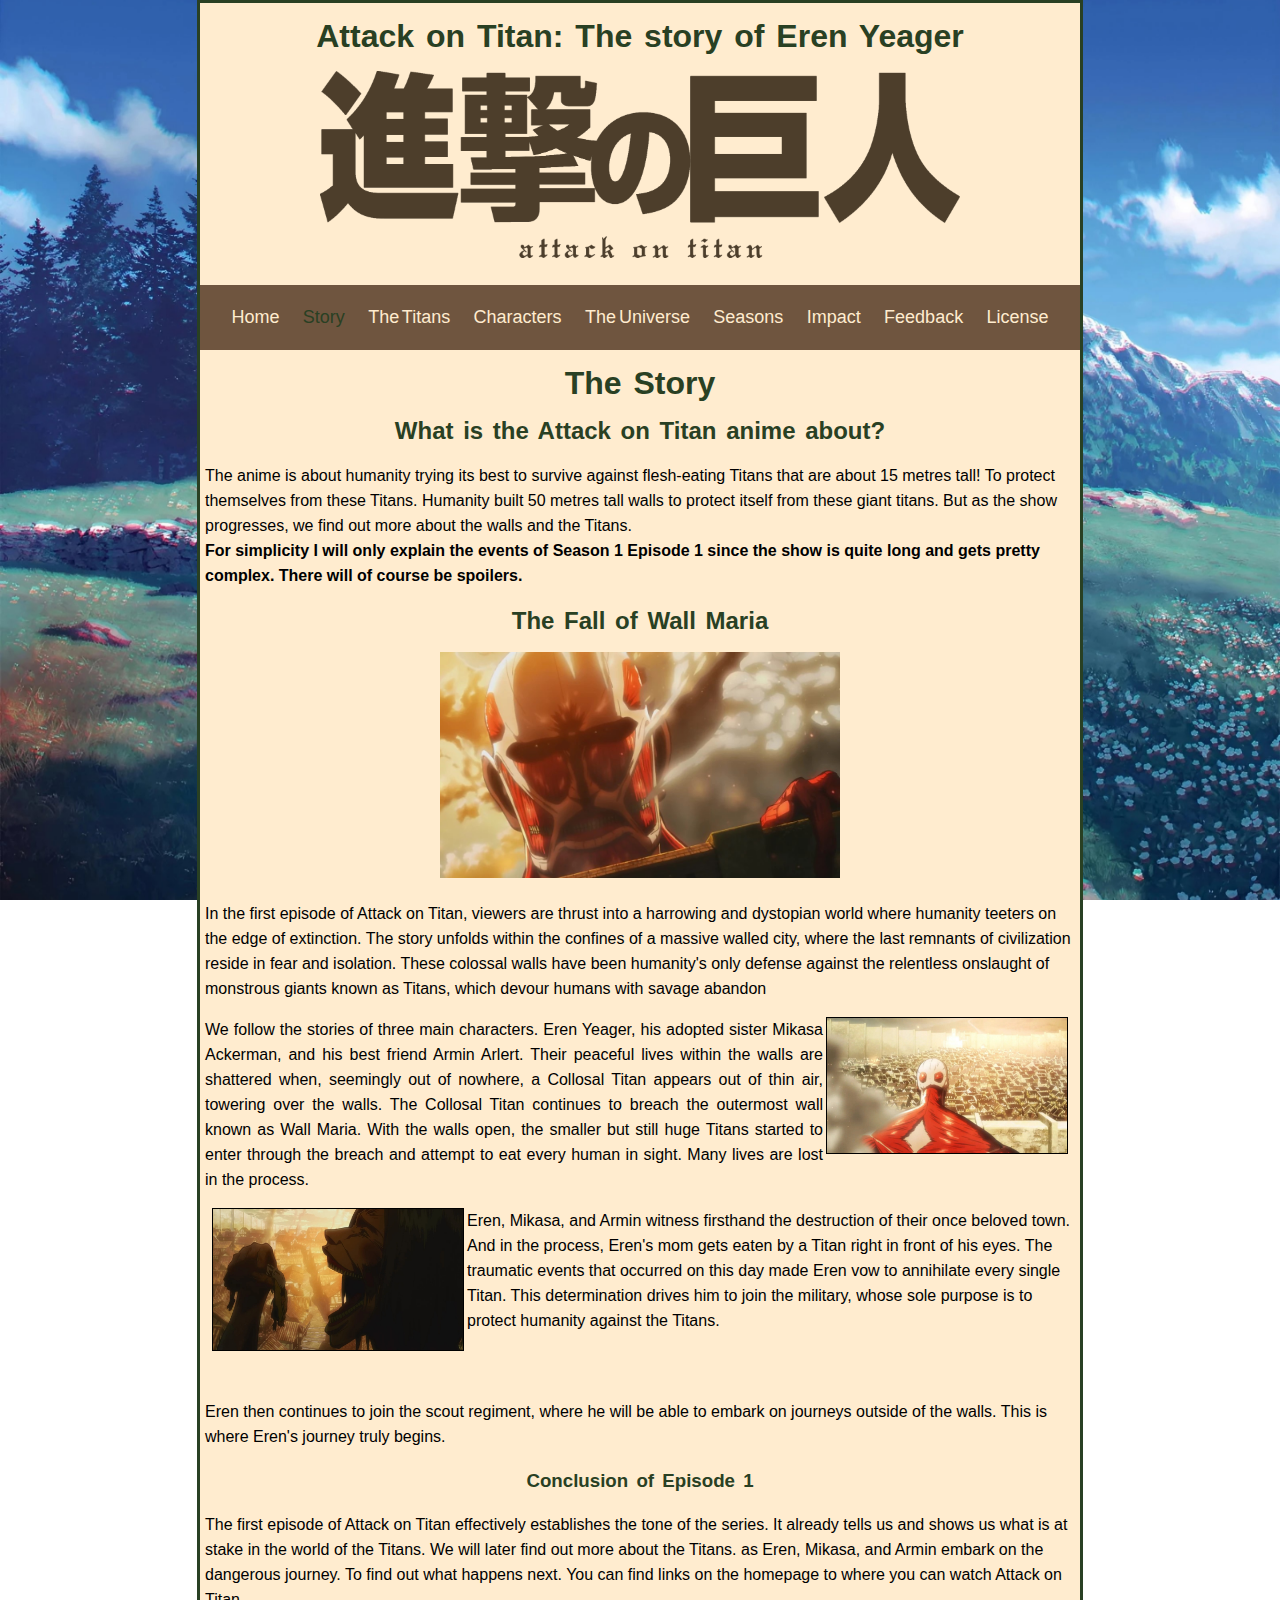
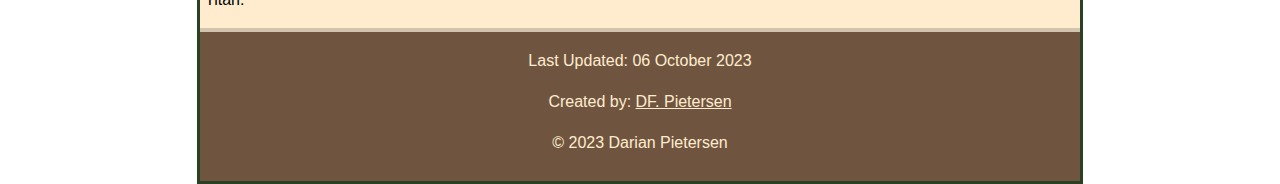
<file: story.html>
<!-- DF. Pietersen(2023822600)-->
<!-- CSIS1664 (2023) Website Project-->
<!-- Filename: story.html -->
<!DOCTYPE html>
<html lang="en">
	<head>
		<meta charset="utf-8">
		<title>Attack On Titan: Story</title>
		<link rel="stylesheet" href="styles/normalize.css">
		<link rel="stylesheet" href="styles/styles.css">
	</head>
	
	<body>
		<div id="container">
			<header>
				<h1>Attack on Titan: The story of Eren Yeager</h1>
				<img src="images/Logo/Aot.png" height="187" width="640" alt="Attack on Titan Logo">
			</header>
				
			<nav>
				<a href="index.html">Home</a>&nbsp;&nbsp;
				<a href="story.html" class="current">Story</a>&nbsp;&nbsp;
				<a href="titans.html">The Titans</a>&nbsp;&nbsp;
				<a href="characters.html">Characters</a>&nbsp;&nbsp;
				<a href="universe.html">The Universe</a>&nbsp;&nbsp;
				<a href="seasons.html">Seasons</a>&nbsp;&nbsp;
				<a href="impact.html">Impact</a>&nbsp;&nbsp;
				<a href="feedback.html">Feedback</a>&nbsp;&nbsp;
				<a href="license.html">License</a>
			</nav>
			
			<main>
				<h1>The Story</h1>
				<h2>What is the Attack on Titan anime about?</h2>
				<p>
					The anime is about humanity trying its best to survive against flesh-eating Titans that are about 15 metres tall! 
					To protect themselves from these Titans. Humanity built 50 metres tall walls to protect itself from these giant titans.
					But as the show progresses, we find out more about the walls and the Titans.
					<br><strong>For simplicity I will only explain the events of Season 1 Episode 1 since the show is quite long and gets pretty complex.
					There will of course be spoilers.</strong>
				</p>
				<!--The story of the day the walls fell fell-->
				<h2>The Fall of Wall Maria</h2>
				<p id="TitanLooksOverWall">
					<img src="images/Story/The_Colossal_Titan_appears.jpeg" alt="Photo of Collosal Titan" height="226" width="400">
				</p>
				<p>
					In the first episode of Attack on Titan, viewers are thrust into a harrowing and dystopian world where humanity teeters on the edge of extinction.
					The story unfolds within the confines of a massive walled city, where the last remnants of civilization reside in fear and isolation.
					These colossal walls have been humanity's only defense against the relentless onslaught of monstrous giants known as Titans, which devour humans with savage abandon
				</p>
				
				<p class="justifyParagraph">
					<img class="FloatRight"src="images/Story/Colossal_Titan_looming.jpeg" alt="Photo of Collosal Titan Looming over Wall" height="135" width="240">
					We follow the stories of three main characters.
					Eren Yeager, his adopted sister Mikasa Ackerman, and his best friend Armin Arlert.
					Their peaceful lives within the walls are shattered when, seemingly out of nowhere, a Collosal Titan appears out of thin air, towering over the walls. 
					The Collosal Titan continues to breach the outermost wall known as Wall Maria. With the walls open, the smaller but still huge Titans started to enter through the breach and attempt to eat every human in sight. 
					Many lives are lost in the process.
				</p>
				
				<p>
					<img class="FloatLeft" src="images/Story/Erens_Mom_Death.jpeg" alt="Photo of Carla Yeagers death" height="141" width="250"> 
					Eren, Mikasa, and Armin witness firsthand the destruction of their once beloved town. 
					And in the process, Eren's mom gets eaten by a Titan right in front of his eyes.
					The traumatic events that occurred on this day made Eren vow to annihilate every single Titan.
					This determination drives him to join the military, whose sole purpose is to protect humanity against the Titans.
				</p>
				<p>
					<br><br>
					Eren then continues to join the scout regiment, where he will be able to embark on journeys outside of the walls. 
					This is where Eren's journey truly begins.
				</p>
				
				<h3 id="ConclusionOfEp1">Conclusion of Episode 1</h3>
				<p>
					The first episode of Attack on Titan effectively establishes the tone of the series. It already tells us and shows us what is at stake in the world of the Titans.
					We will later find out more about the Titans. as Eren, Mikasa, and Armin embark on the dangerous journey. 
					To find out what happens next. You can find links on the homepage to where you can watch Attack on Titan.
				</p>
			</main>
			
			<footer>
				<hr>
				<p>Last Updated: 06 October 2023</p>
				<p>Created by: <a href="../myindex.html">DF. Pietersen</a>
				<p>&copy; 2023 Darian Pietersen</p> 
			</footer>
		</div>
	</body>
</html>
</file>
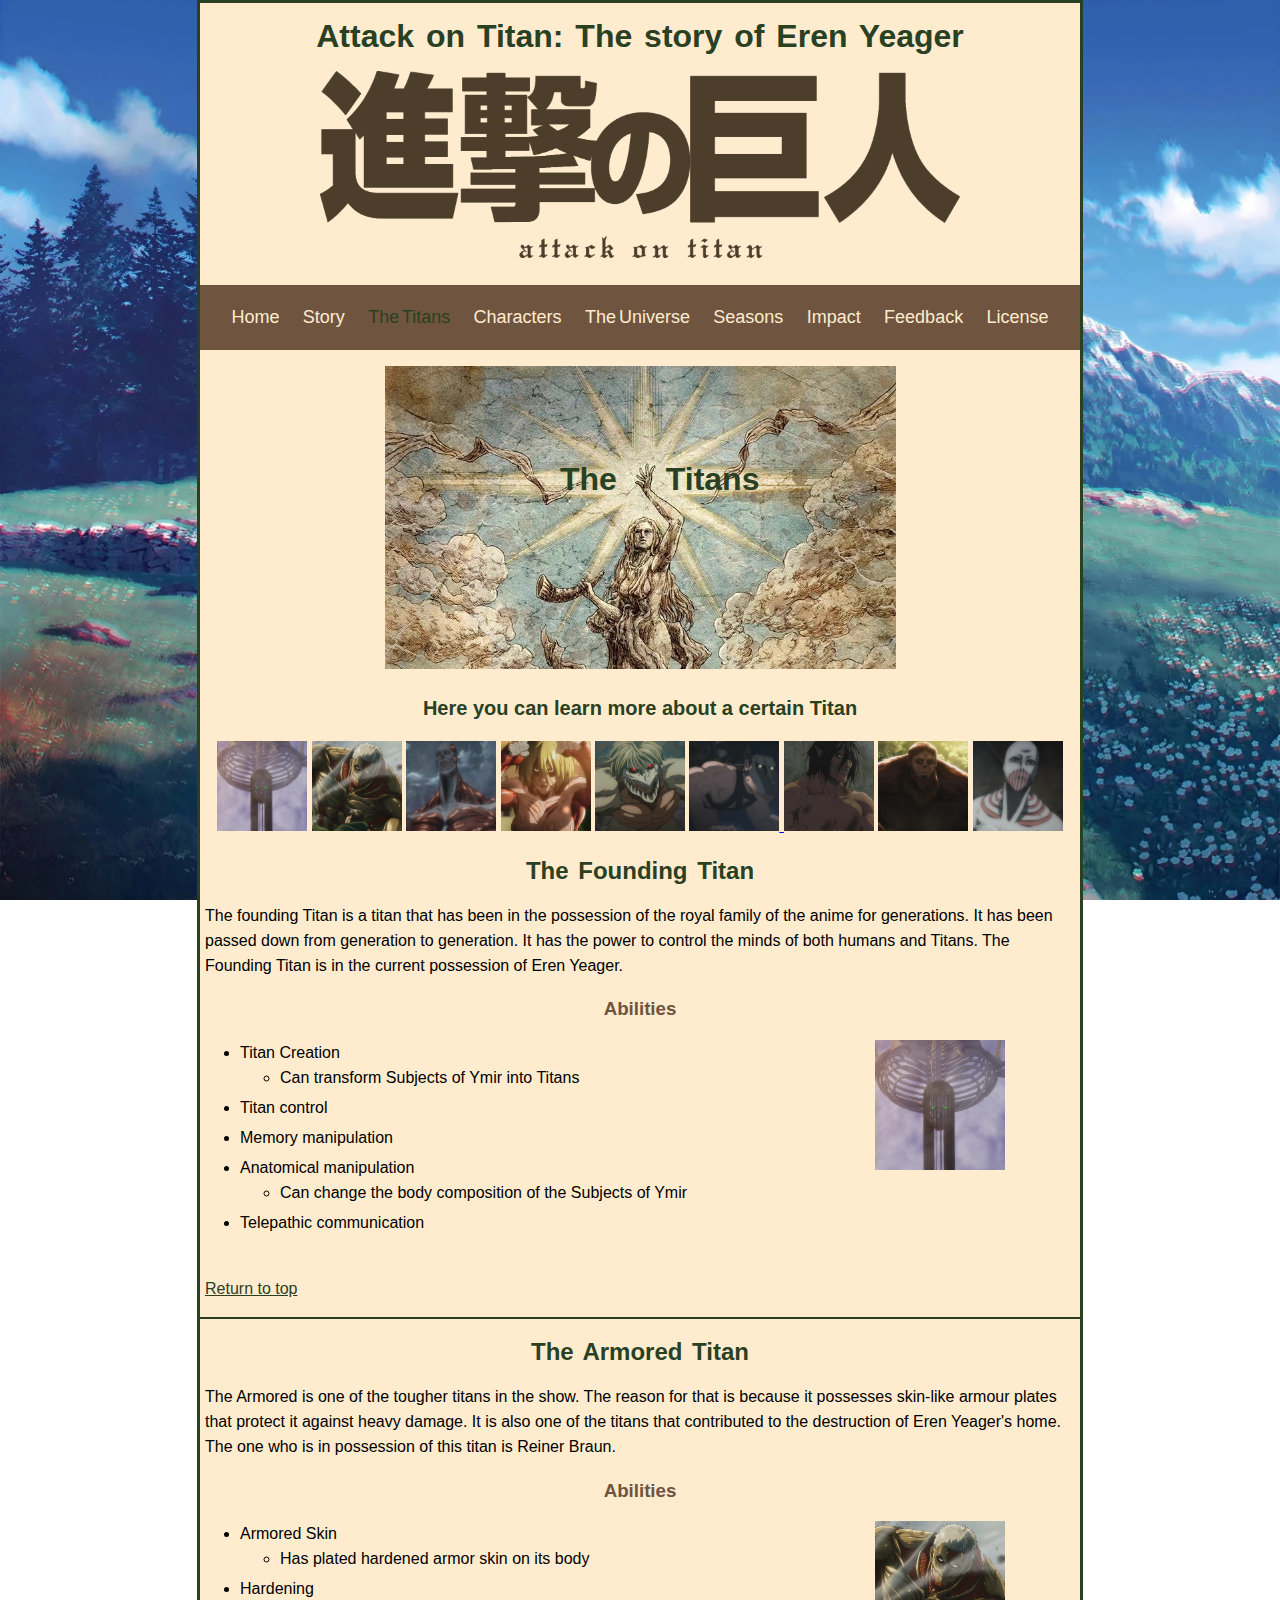
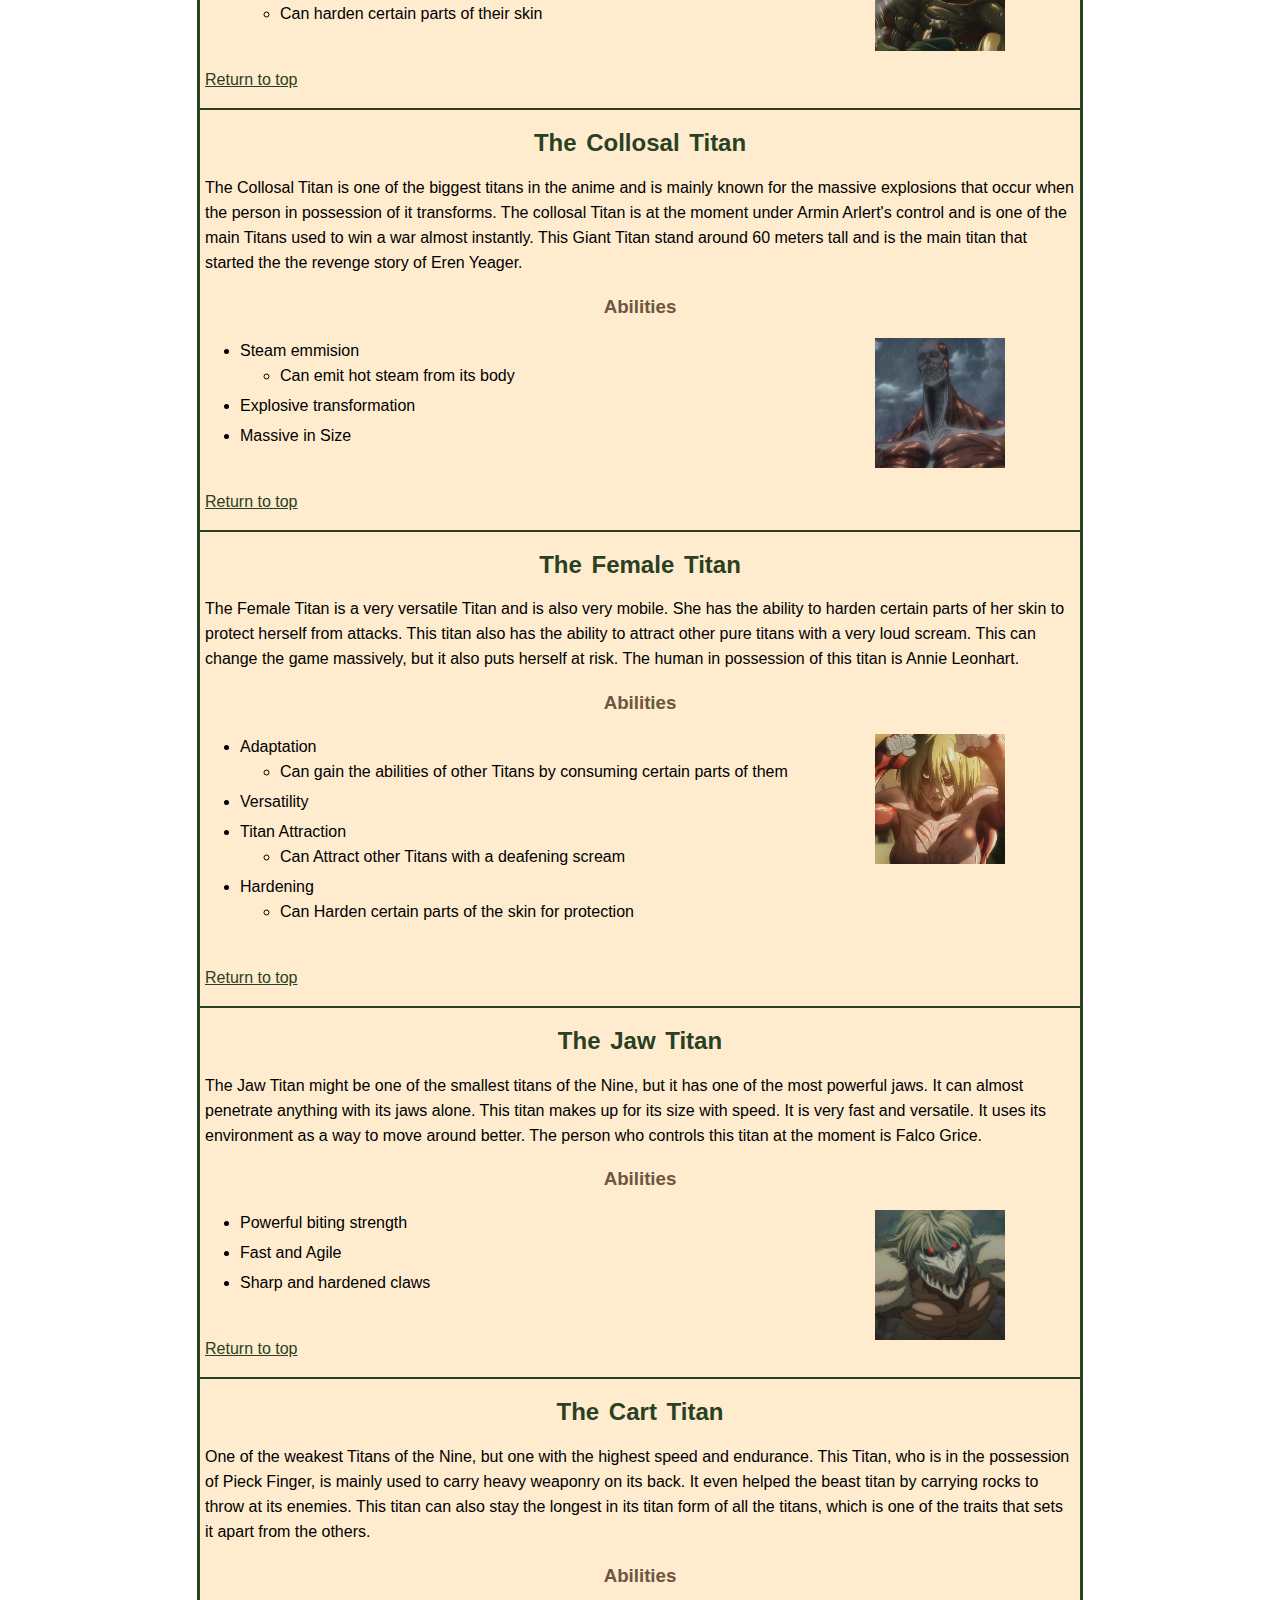
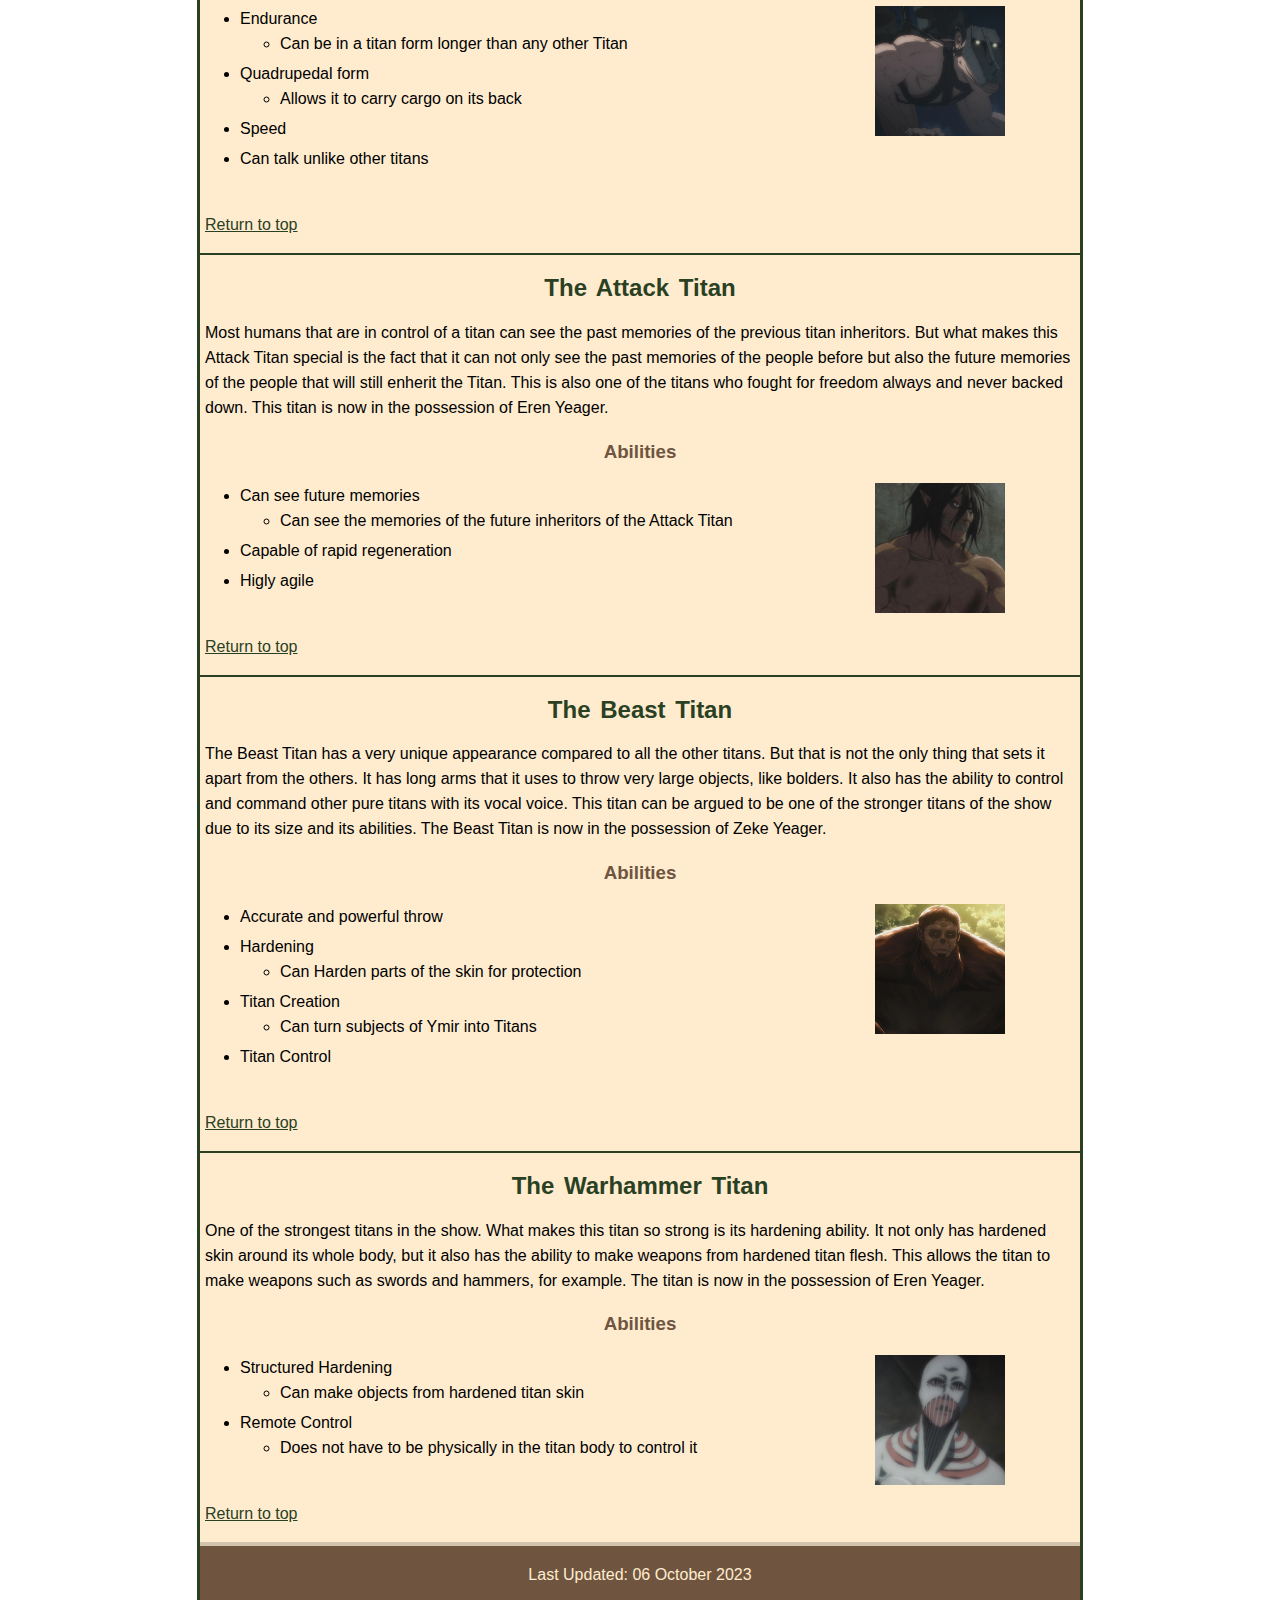
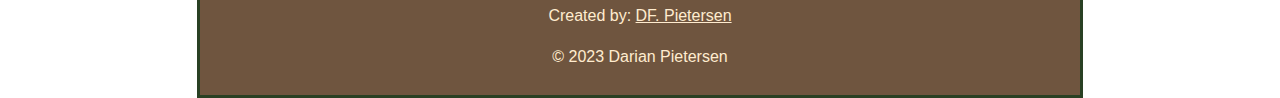
<file: titans.html>
<!-- DF. Pietersen(2023822600)-->
<!-- CSIS1664 (2023) Website Project-->
<!-- Filename: titans.html -->
<!DOCTYPE html>
<html lang="en">
	<head>
		<meta charset="utf-8">
		<title>Attack On Titan: The Titans</title>
		<link rel="stylesheet" href="styles/normalize.css">
		<link rel="stylesheet" href="styles/styles.css">
	</head>
	
	<body>
		<div id="container">
			<header>
				<h1>Attack on Titan: The story of Eren Yeager</h1>
				<img src="images/Logo/Aot.png" height="187" width="640" alt="Attack on Titan Logo">
			</header>
				
			<nav>
				<a href="index.html">Home</a>&nbsp;&nbsp;
				<a href="story.html">Story</a>&nbsp;&nbsp;
				<a href="titans.html" class="current">The Titans</a>&nbsp;&nbsp;
				<a href="characters.html">Characters</a>&nbsp;&nbsp;
				<a href="universe.html">The Universe</a>&nbsp;&nbsp;
				<a href="seasons.html">Seasons</a>&nbsp;&nbsp;
				<a href="impact.html">Impact</a>&nbsp;&nbsp;
				<a href="feedback.html">Feedback</a>&nbsp;&nbsp;
				<a href="license.html">License</a>
			</nav>
			
			<main>
				<h1 id="NineTitansH1">The Titans</h1>
				<p class="TitansCenter">
					<img id="FounderPainting" src="images/Titans/Nine_Titans_Crop.jpeg" width="511" height="303" alt="Photo of the nine titans">
				</p>
				<p id="CenterHint">
					<strong>Here you can learn more about a certain Titan</strong>
				</p>
				<p class="TitansCenter">
					<a href="#FoundingTitan"><img class="ZoomImage" src="images/Titans/Founding_Titan(Eren).jpeg" width="90px" height="90px" alt="Photo of the founding Titan"></a>
					<a href="#ArmoredTitan"><img class="ZoomImage" src="images/Titans/Armored_Titan.jpeg" width="90px" height="90px" alt="Photo of the Armored Titan"></a>
					<a href="#CollosalTitan"><img class="ZoomImage" src="images/Titans/Collosal_Titan.jpeg" width="90px" height="90px" alt="Photo of the Collosal Titan"></a>
					<a href="#FemaleTitan"><img class="ZoomImage" src="images/Titans/Female_Titan.jpeg" width="90px" height="90px" alt="Photo of the founding Titan"></a>
					<a href="#JawTitan"><img class="ZoomImage" src="images/Titans/Jaw_Titan_(Falco).jpeg" width="90px" height="90px" alt="Photo of the Armored Titan"></a>
					<a href="#CartTitan"><img class="ZoomImage" src="images/Titans/Kart_Titan.jpeg" width="90px" height="90px" alt="Photo of the Collosal Titan"> </a>
					<a href="#AttackTitan"><img class="ZoomImage" src="images/Titans/Attack_Titan.jpeg" width="90px" height="90px" alt="Photo of the founding Titan"></a>
					<a href="#BeastTitan"><img class="ZoomImage" src="images/Titans/Beast_Titan.jpeg" width="90px" height="90px" alt="Photo of the Armored Titan"></a>
					<a href="#WarhammerTitan"><img class="ZoomImage" src="images/Titans/Warhammer_Titan.jpeg" width="90px" height="90px" alt="Photo of the Collosal Titan"></a>
				</p>
				<!--Html for the Founding Titan-->
				<div class="TitanInfo">
					<h2 id="FoundingTitan">The Founding Titan</h2>
					<p>
						The founding Titan is a titan that has been in the possession of the royal family of the anime for generations. 
						It has been passed down from generation to generation. 
						It has the power to control the minds of both humans and Titans.
						The Founding Titan is in the current possession of Eren Yeager.
					</p>
					<h3 class="abilities">Abilities</h3>
					<p>
						<img class="TitanFloatRight" src="images/Titans/Founding_Titan(Eren).jpeg" width="130" height="130" alt="Image of the Founding Titan">
					</p>
					<ul>
						<li>Titan Creation
							<ul>
								<li>Can transform Subjects of Ymir into Titans</li>
							</ul>
						</li>
						<li>Titan control</li>
						<li>Memory manipulation</li>
						<li>
							Anatomical manipulation
							<ul>
								<li>Can change the body composition of the Subjects of Ymir</li>
							</ul>
						</li>
						<li>
							Telepathic communication
						</li>
					</ul>
					<p>
						<br><a href="#FounderPainting" class="ReturnTop">Return to top</a>
					</p>
				</div>
				
				<!--Html for the armored Titan-->
				<div class="TitanInfo">
					<h2 id="ArmoredTitan">The Armored Titan</h2>
					<p>
						The Armored is one of the tougher titans in the show. 
						The reason for that is because it possesses skin-like armour plates that protect it against heavy damage.
						It is also one of the titans that contributed to the destruction of Eren Yeager's home. 
						The one who is in possession of this titan is Reiner Braun.
					</p>
					<h3 class="abilities">Abilities</h3>
					<p>
						<img class="TitanFloatRight" src="images/Titans/Armored_Titan.jpeg" width="130" height="130" alt="Image of the Armored Titan">
					</p>
					<ul>
						<li>
							Armored Skin
							<ul>
								<li>Has plated hardened armor skin on its body</li>
							</ul>
						</li>
						<li>
							Hardening
							<ul>	
								<li>Can harden certain parts of their skin</li>
							</ul>
						</li>
					</ul>
					<p>
						<br><a href="#FounderPainting" class="ReturnTop">Return to top</a>
					</p>
				</div>
			
				<!--Html for the Collosal Titan-->
				<div class="TitanInfo">
					<h2 id="CollosalTitan">The Collosal Titan</h2>
					<p>
						The Collosal Titan is one of the biggest titans in the anime and is mainly known for the massive explosions that occur when the person in possession of it transforms. 
						The collosal Titan is at the moment under Armin Arlert's control and is one of the main Titans used to win a war almost instantly.
						This Giant Titan stand around 60 meters tall and is the main titan that started the the revenge story of Eren Yeager.
					</p>
					<h3 class="abilities">Abilities</h3>
					<p>
						<img class="TitanFloatRight" src="images/Titans/Collosal_Titan.jpeg" width="130" height="130" alt="Image of the Collosal Titan">
					</p>
					<ul>	
						<li>	
							Steam emmision
							<ul>
								<li>Can emit hot steam from its body</li>
							</ul>
						</li>
						<li>Explosive transformation</li>
						<li>Massive in Size</li>
					</ul>
					<p>
						<br><a href="#FounderPainting" class="ReturnTop">Return to top</a>
					</p>
				</div>
				
				
				<!--Html for the Female Titan-->
				<div class="TitanInfo">
					<h2 id="FemaleTitan">The Female Titan</h2>
					<p>
						The Female Titan is a very versatile Titan and is also very mobile. She has the ability to harden certain parts of her skin to protect herself from attacks. 
						This titan also has the ability to attract other pure titans with a very loud scream. This can change the game massively, but it also puts herself at risk.
						The human in possession of this titan is Annie Leonhart.
					</p>
					<h3 class="abilities">Abilities</h3>
					<p>
						<img class="TitanFloatRight" src="images/Titans/Female_Titan.jpeg" width="130" height="130" alt="Image of the Female Titan">
					</p>
					<ul>	
						<li>Adaptation
							<ul>
								<li>Can gain the abilities of other Titans by consuming certain parts of them</li>
							</ul>
						</li>
						<li>Versatility</li>
						<li>Titan Attraction
							<ul>	
								<li>Can Attract other Titans with a deafening scream</li>
							</ul>
						</li>
						<li>
							Hardening
							<ul>	
								<li>Can Harden certain parts of the skin for protection</li>
							</ul>
						</li>
					</ul>
					<p>
						<br><a href="#FounderPainting" class="ReturnTop">Return to top</a>
					</p>
				</div>
				
				
				<!--Html for the Jaw Titan-->
				<div class="TitanInfo">
					<h2 id="JawTitan">The Jaw Titan</h2>
					<p>
						The Jaw Titan might be one of the smallest titans of the Nine, but it has one of the most powerful jaws. 
						It can almost penetrate anything with its jaws alone. This titan makes up for its size with speed. 
						It is very fast and versatile. It uses its environment as a way to move around better.
						The person who controls this titan at the moment is Falco Grice.
					</p>
					<h3 class="abilities">Abilities</h3>
					<p>
						<img class="TitanFloatRight" src="images/Titans/Jaw_Titan_(Falco).jpeg" width="130" height="130" alt="Image of the Jaw Titan">
					</p>
					<ul>
						<li>Powerful biting strength</li>
						<li>Fast and Agile</li>
						<li>Sharp and hardened claws</li>
					</ul>
					<p>
						<br><a href="#FounderPainting" class="ReturnTop">Return to top</a>
					</p>
				</div>
				
				
				<!--Html for the Cart Titan-->
				<div class="TitanInfo">
					<h2 id="CartTitan">The Cart Titan</h2>
					<p>
						One of the weakest Titans of the Nine, but one with the highest speed and endurance. 
						This Titan, who is in the possession of Pieck Finger, is mainly used to carry heavy weaponry on its back.
						It even helped the beast titan by carrying rocks to throw at its enemies.
						This titan can also stay the longest in its titan form of all the titans, which is one of the traits that sets it apart from the others.
					</p>
					<h3 class="abilities">Abilities</h3>
					<p>
						<img class="TitanFloatRight" src="images/Titans/Kart_Titan.jpeg" width="130" height="130" alt="Image of the Cart Titan">
					</p>
					<ul>
						<li>	
							Endurance
							<ul>
								<li>Can be in a titan form longer than any other Titan</li>
							</ul>
						</li>
						<li>
							Quadrupedal form
							<ul>
								<li>Allows it to carry cargo on its back</li>
							</ul>
						</li>
						<li>Speed</li>
						<li>Can talk unlike other titans</li>
					</ul>
					<p>
						<br><a href="#FounderPainting" class="ReturnTop">Return to top</a>
					</p>
				</div>
				
				
				<!--Html for the Attack Titan-->
				<div class="TitanInfo">
					<h2 id="AttackTitan">The Attack Titan</h2>
					<p>
						Most humans that are in control of a titan can see the past memories of the previous titan inheritors.
						But what makes this Attack Titan special is the fact that it can not only see the past memories of the people 
						before but also the future memories of the people that will still enherit the Titan. 
						This is also one of the titans who fought for freedom always and never backed down. This titan is now in the possession of Eren Yeager.
					</p>
					<h3 class="abilities">Abilities</h3>
					<p>
						<img class="TitanFloatRight" src="images/Titans/Attack_Titan.jpeg" width="130" height="130" alt="Image of the Attack Titan">
					</p>
					<ul>	
						<li>
							Can see future memories
							<ul>
								<li>Can see the memories of the future inheritors of the Attack Titan</li>
							</ul>
						</li>
						<li>Capable of rapid regeneration</li>
						<li>Higly agile</li>
					</ul>
					<p>
						<br><a href="#FounderPainting" class="ReturnTop">Return to top</a>
					</p>
				</div>
				
				
				<!--Html for the Beast Titan-->
				<div class="TitanInfo">
					<h2 id="BeastTitan">The Beast Titan</h2>
					<p>
						The Beast Titan has a very unique appearance compared to all the other titans.
						But that is not the only thing that sets it apart from the others. 
						It has long arms that it uses to throw very large objects, like bolders. 
						It also has the ability to control and command other pure titans with its vocal voice. 
						This titan can be argued to be one of the stronger titans of the show due to its size and its abilities. 
						The Beast Titan is now in the possession of Zeke Yeager.
					</p>
					<h3 class="abilities">Abilities</h3>
					<p>
						<img class="TitanFloatRight" src="images/Titans/Beast_Titan.jpeg" width="130" height="130" alt="Image of the Beast Titan">
					</p>
					<ul>
						<li>Accurate and powerful throw</li>
						<li>
							Hardening
							<ul>
								<li>Can Harden parts of the skin for protection</li>
							</ul>
						</li>
						<li>
							Titan Creation
							<ul>
								<li>Can turn subjects of Ymir into Titans</li>
							</ul>
						</li>
						<li>Titan Control</li>
					</ul>
					<p>
						<br><a href="#FounderPainting" class="ReturnTop">Return to top</a>
					</p>
				</div>
				
				
				<!--Html for the Warhammer Titan-->
				<div>
					<h2 id="WarhammerTitan">The Warhammer Titan</h2>
					<p>
						One of the strongest titans in the show.
						What makes this titan so strong is its hardening ability. 
						It not only has hardened skin around its whole body, but it also has the ability to make weapons from hardened titan flesh. This allows the titan to make weapons such as swords and hammers, for example.
						The titan is now in the possession of Eren Yeager.
					</p>
					<h3 class="abilities">Abilities</h3>
					<p>
						<img class="TitanFloatRight" src="images/Titans/Warhammer_Titan.jpeg" width="130" height="130" alt="Image of the Warhammer Titan">
					</p>
					<ul>
						<li>	
							Structured Hardening
							<ul>
								<li>Can make objects from hardened titan skin</li>
							</ul>
						</li>
						<li>
							Remote Control
							<ul>	
								<li>Does not have to be physically in the titan body to control it</li>
							</ul>
						</li>
					</ul>
					<p>
						<br><a href="#FounderPainting" class="ReturnTop">Return to top</a>
					</p>
				</div>
			</main>
			
			<footer>
				<hr>
				<p>Last Updated: 06 October 2023</p>
				<p>Created by: <a href="../myindex.html">DF. Pietersen</a>
				<p>&copy; 2023 Darian Pietersen</p> 
			</footer>
		</div>
	</body>
</html>
</file>
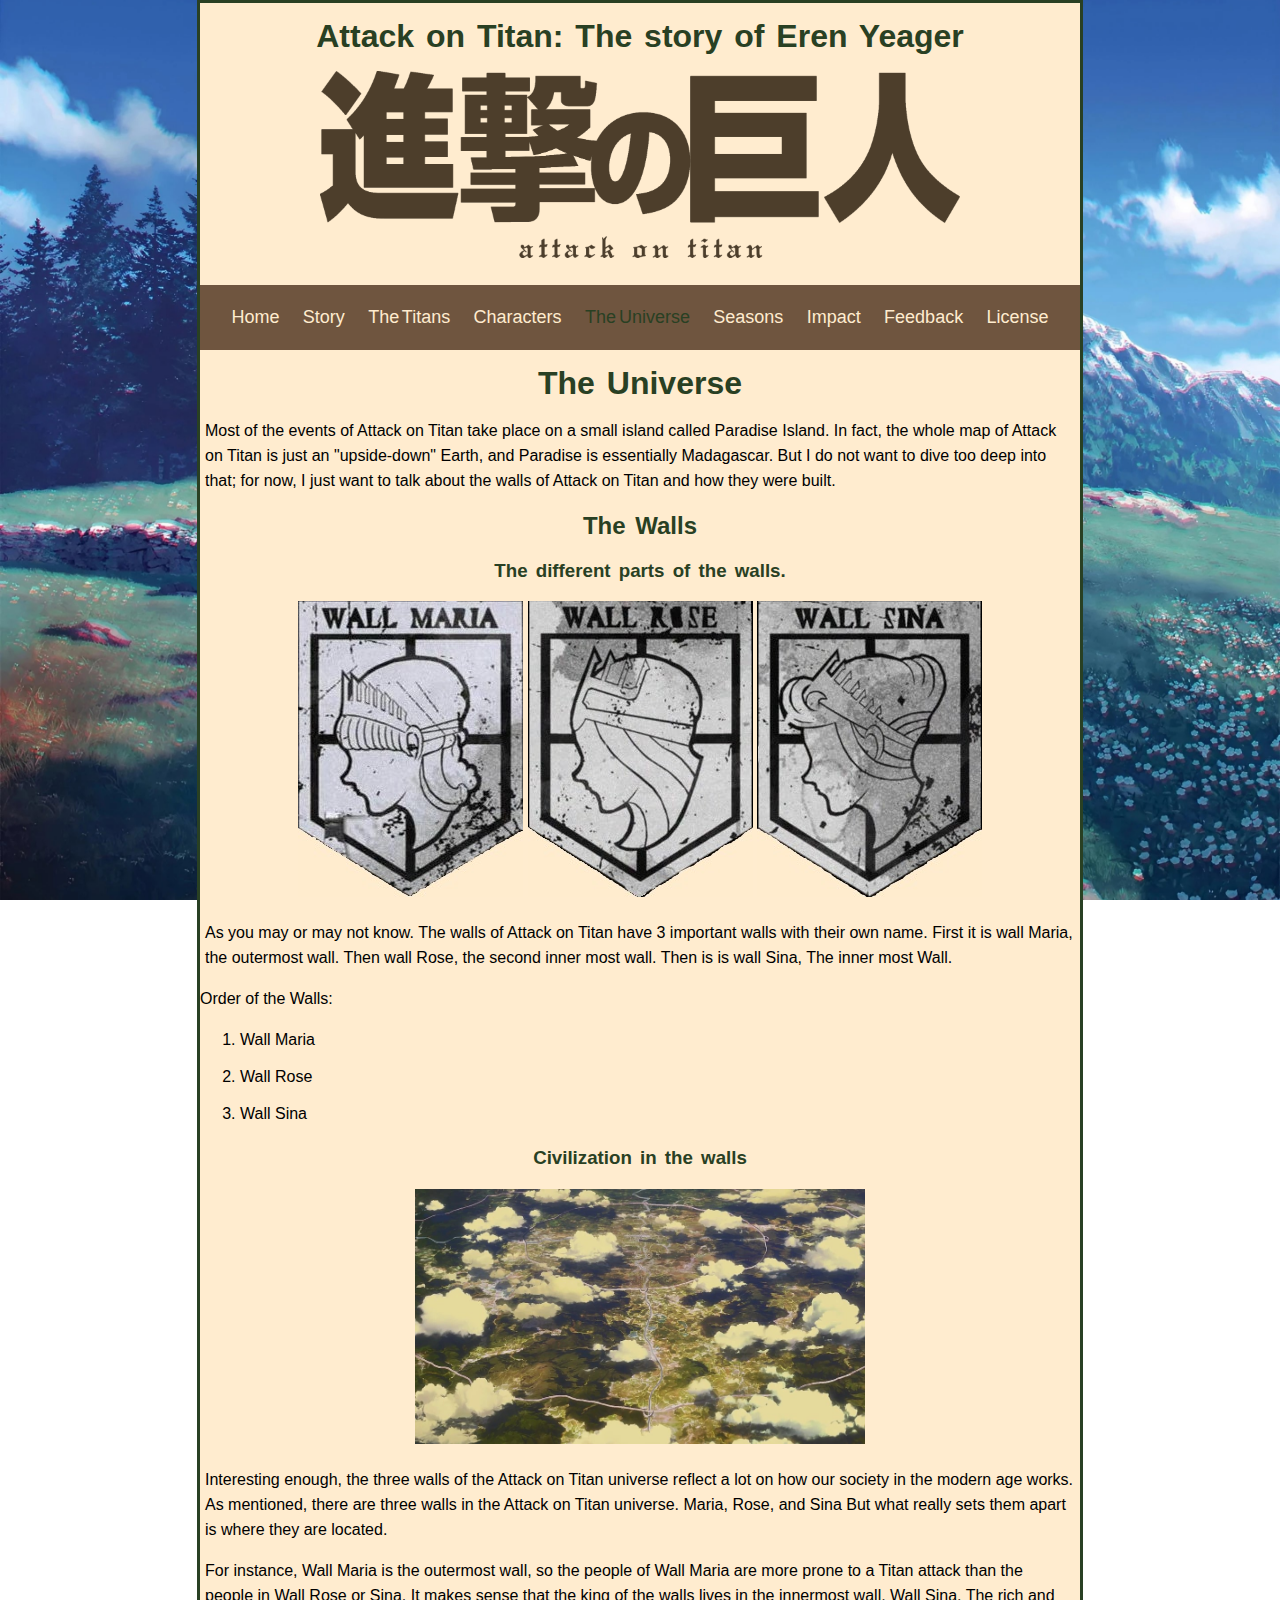
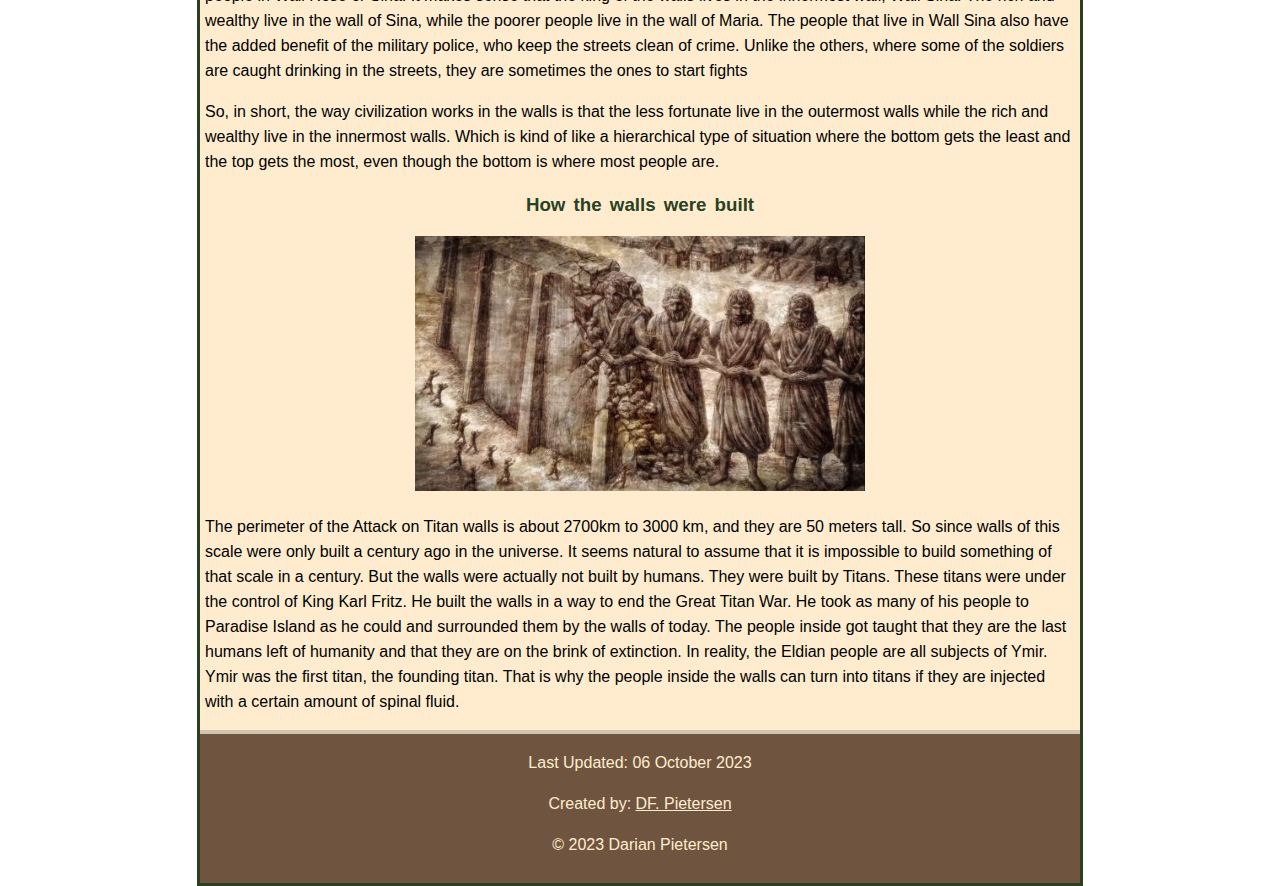
<file: universe.html>
<!-- DF. Pietersen(2023822600)-->
<!-- CSIS1664 (2023) Website Project-->
<!-- Filename: universe.html -->
<!DOCTYPE html>
<html lang="en">
	<head>
		<meta charset="utf-8">
		<title>Attack On Titan: The Universe</title>
		<link rel="stylesheet" href="styles/normalize.css">
		<link rel="stylesheet" href="styles/styles.css">
	</head>
	
	<body>
		<div id="container">
			<header>
				<h1>Attack on Titan: The story of Eren Yeager</h1>
				<img src="images/Logo/Aot.png" height="187" width="640" alt="Attack on Titan Logo">
			</header>
				
			<nav>
				<a href="index.html">Home</a>&nbsp;&nbsp;
				<a href="story.html">Story</a>&nbsp;&nbsp;
				<a href="titans.html">The Titans</a>&nbsp;&nbsp;
				<a href="characters.html">Characters</a>&nbsp;&nbsp;
				<a href="universe.html" class="current">The Universe</a>&nbsp;&nbsp;
				<a href="seasons.html">Seasons</a>&nbsp;&nbsp;
				<a href="impact.html">Impact</a>&nbsp;&nbsp;
				<a href="feedback.html">Feedback</a>&nbsp;&nbsp;
				<a href="license.html">License</a>
			</nav>
			
			<main>
				<h1>The Universe</h1>
				<p>
					Most of the events of Attack on Titan take place on a small island called Paradise Island.
					In fact, the whole map of Attack on Titan is just an "upside-down" Earth, and Paradise is essentially Madagascar.
					But I do not want to dive too deep into that; for now, I just want to talk about the walls of Attack on Titan and how they were built.
				</p>
				<h2>The Walls</h2>
				<h3>The different parts of the walls.</h3>
				<p class="WallsCenter">
					<img src="images/Locations/Maria.jpeg" alt="Image of the Wall Maria Banner">
					<img src="images/Locations/Rose.jpeg" alt="Image of the Wall Maria Banner">
					<img src="images/Locations/Sina.jpeg" alt="Image of the Wall Sina Banner">
				</p>
				<p>
					As you may or may not know. The walls of Attack on Titan have 3 important walls with their own name.
					First it is wall Maria, the outermost wall. Then wall Rose, the second inner most wall. Then is is wall Sina, The inner most Wall.
				</p>
		    	<caption>Order of the Walls:</caption>
				<ol>
					<li>Wall Maria</li>
					<li>Wall Rose</li>
					<li>Wall Sina</li>
				</ol>
				<h3>Civilization in the walls</h3>
				<p class="WallsCenter">
					<img src="images/Locations/Walls.jpeg" alt="Image of the walls and the world from above" width="450px" height="255px">
				</p>
				<p>
					Interesting enough, the three walls of the Attack on Titan universe reflect a lot on how our society in the modern age works. 
					As mentioned, there are three walls in the Attack on Titan universe. 
					Maria, Rose, and Sina But what really sets them apart is where they are located. 
				</p>
				<p>
					For instance, Wall Maria is the outermost wall, so the people of Wall Maria are more prone to a Titan attack than the people in Wall Rose or Sina. 
					It makes sense that the king of the walls lives in the innermost wall, Wall Sina.
					The rich and wealthy live in the wall of Sina, while the poorer people live in the wall of Maria.
					The people that live in Wall Sina also have the added benefit of the military police, who keep the streets clean of crime.
					Unlike the others, where some of the soldiers are caught drinking in the streets, they are sometimes the ones to start fights
				</p>
				<p>
					So, in short, the way civilization works in the walls is that the less fortunate live in the outermost walls while the rich and wealthy live in the innermost walls. 
					Which is kind of like a hierarchical type of situation where the bottom gets the least and the top gets the most, even though the bottom is where most people are.
				</p>
				
				<h3>How the walls were built</h3>
				<p class="WallsCenter">
					<img src="images/Locations/Wall_Being_Built.jpeg" alt="Image of the walls being build" width="450px" height="255px">
				</p>
				<p>
					The perimeter of the Attack on Titan walls is about 2700km to 3000 km, and they are 50 meters tall.
					So since walls of this scale were only built a century ago in the universe.
					It seems natural to assume that it is impossible to build something of that scale in a century. 
					But the walls were actually not built by humans. They were built by Titans. 
					These titans were under the control of King Karl Fritz. 
					He built the walls in a way to end the Great Titan War. He took as many of his people to Paradise Island as he could and surrounded them by the walls of today. The people inside got taught that they are the last humans left of humanity and that they are on the brink of extinction. In reality, the Eldian people are all subjects of Ymir. Ymir was the first titan, the founding titan. That is why the people inside the walls can turn into titans if they are injected with a certain amount of spinal fluid.
				</p>
			</main>
			
			<footer>
				<hr>
				<p>Last Updated: 06 October 2023</p>
				<p>Created by: <a href="../myindex.html">DF. Pietersen</a>
				<p>&copy; 2023 Darian Pietersen</p> 
			</footer>
		</div>
	</body>
</html>
</file>
<file: styles/styles.css>
/* DF. Pietersen(2023822600)
  CSIS1664 (2023) Website Project
  Filename: styles.css */

/*General Styles for General Elements*/
main {
	position: relative;
}

body {
	background-image: url("../images/Cabine_Near_The_Woods_Background.jpeg");
	background-attachment: fixed;
	background-position: right;
	-webkit-background-size: cover;
	-moz-background-size: cover;
	-o-background-size: cover;
	background-size: cover;
	overflow-y: scroll;
}

hr {
	border: 2px solid #d2c4ae;
}

header {
	text-align: center;
}

nav {
	text-align: center;
	margin-top: 20px;
	background-color: #6f553f;
	padding: 20px 0;
}

nav a {
	color: #ffeccf; 
	text-decoration: none;
	font-size: 18px;
	padding: 0 5px;
	word-spacing: -2px;
}	 

div#container {
	position: relative;
	font-family: sans-serif;
    font-size: relative;
	line-height: 25px;
	background-color: #ffeccf;
    color: #black;/*Keep in mind for when you  want to change to black*/
	width: 880px; 
	margin: 0 auto;
	padding: 0;
	border: 3px solid #294023;
}

h1 , h2 , h3 {
	color: #294023;
	text-align: center;
	word-spacing: 3px;
}

footer {
	background-color: #6f553f;
	color: #ffeccf;
	text-align: center;
	padding-bottom: 10px;
}

a.current {
	color: #294023;
}
nav a:hover {
	color: #294023;
}
footer a {
	color: #ffeccf; 
} 
footer a:hover {
	color: #294023;
}

p {
	margin-left: 5px;
	margin-right: 5px;
}

table {
	width: 860px;
	margin: 0 auto;
}

/*Styles for the link in the HomePage*/
#ListOfLinks li a {
	color: #294023;
}
#ListOfLinks li {
	padding-bottom: 8px;
}

/*Styles for the story webpage*/
#TitanLooksOverWall 
{
	text-align: center;
}
.FloatRight {
	float: right;
	margin-right: 7px;
	margin-left: 3px;
	border: 1px solid black;
}
.FloatLeft
{
	float: left;
	margin-right: 3px;
	margin-left: 7px;
	border: 1px solid black;
}
p.justifyParagraph {
	text-align: justify;
}
/*Styles for the Titans webpage*/
#CenterHint {
	text-align: center;
	color: #294023;
	font-size: 20px;
}
p.TitansCenter {
	text-align: center;
}
#NineTitansH1 {
	color: #294023;
	word-spacing: 40px;
	position: absolute;  /*absolute positioning for my h1 element*/
	left: 360px;
	top: 80px;
}
p.TitanParagraph {
	text-align: center;
}
.ZoomImage:hover {
	transform: scale(1.2);
}
ul li {
	margin-bottom: 5px;
}
div.TitanInfo {
	border-bottom: 2px solid #294023;
}
h3.abilities 
{
	color: #6f553f;
}

.TitanFloatRight {
	float: right;
	margin-right: 70px
}
/*Specific Styles for the Characters page*/
/*Styles for the table in the Characters Page*/
table , th, td /*General*/
{
	border: 1px solid black;
	border-collapse: collapse;
}
table#CharactersTable th:nth-child(1) {
	width: 150px;
}
table#CharactersTable td:nth-child(1), table#CharactersTable td:nth-child(2) {
	text-align: center;
}
table tr:nth-child(odd)  /*General color scheme for the tables in the website*/
{
	background-color: #d2c4ae;
}
/* (5) Specific Styles for the Universe page*/
p.WallsCenter {
	text-align: center;
}

/*(6)*Styles for the Seasons webpage*/
ol ol {
	list-style-type: upper-roman;
}
ol li a {
	color: #294023;
	
}
ol li {
	margin-bottom: 12px;
}
.ReturnTop {
	color: #294023;
}


/*Styles for the Impact page*/
table.AwardsTable , th ,  td
{
	border: 1px solid black;
	border-collapse: collapse;
}
table.AwardsTable tr:nth-child(odd) {
	background-color: #d2c4ae;
}
table.AwardsTable td:nth-child(2) , table.AwardsTable td:nth-child(3) {
	text-align: center;
}
table.AwardsTable tr {
	height: 50px;
}

/*Styles for the License site*/
p.ImportantLinks a {
	color: #294023;
}


/*Styles for the reviews page*/
input {
	margin-left: 10px;
	margin-bottom: 5px;
}
label {
	width: 70px;
	text-align: right;
	margin-left: 5px;
}
input:focus {
	border: 3px solid #294023;
}
fieldset {
	border: 2px solid #6f553f;
}
#submitForm {
	color: #ffeccf;
	background-color: #294023;
	width: 100px;
	height: 30px;
	border: 1px solid #294023;
	margin: 0 13px 0 20px
}
#resetForm {
	color: #ffeccf;
	background-color: #6f553f;
	width: 100px;
	height: 30px;
	border: 1px solid #6f553f;
}
textarea {
	margin-left: 10px;
	margin-top: 5px;
}
label#commentsLabel {
	margin-left: 10px;
}


/*Styles for when someone wishes to print the webspages*/
@media print {
	div#container {
		position: relative;
		font-family: sans-serif;
		font-size: 12pt;
		background-color: white;
		color: black;/*Keep in mind for when you  want to change to black*/
		width: 900px; 
		margin: 0;
		padding: 0;
		border: 3px solid black;
	}
	
	body {
		background-image: none;
	}

	header {
		text-align: center;
	}

	nav {
		text-align: center;
		margin-top: 20px;
		padding: 20px 0;
	}

	nav a {
		color: black; 
		text-decoration: none;
		font-size: 18px;
		word-spacing: -2px;
	}	 
		
	h1 , h2 , h3 {
		color: black;
		text-align: center;
		word-spacing: 3px;
	}

	footer {
		background-color: white;
		color: black;
		text-align: center;
	}


	footer a {
		color: black; 
	} 
	
	/*Specific print styles for the Titans page*/
	#CenterHint {
		text-align: center;
		color: black;
		font-size: 20px;
	}
	
	p.TitansCenter {
		text-align: center;
	}
	
	#NineTitansH1 {
		color: black;
		word-spacing: 40px;
	}
	
	p.TitanParagraph {
		text-align: center;
	}
	
	ul li {
		margin-bottom: 5px;
	}
	
	div.TitanInfo {
		border-bottom: 2px solid black;
	}
	
	h3.abilities 
	{
		color: black;
	}
}
</file>
